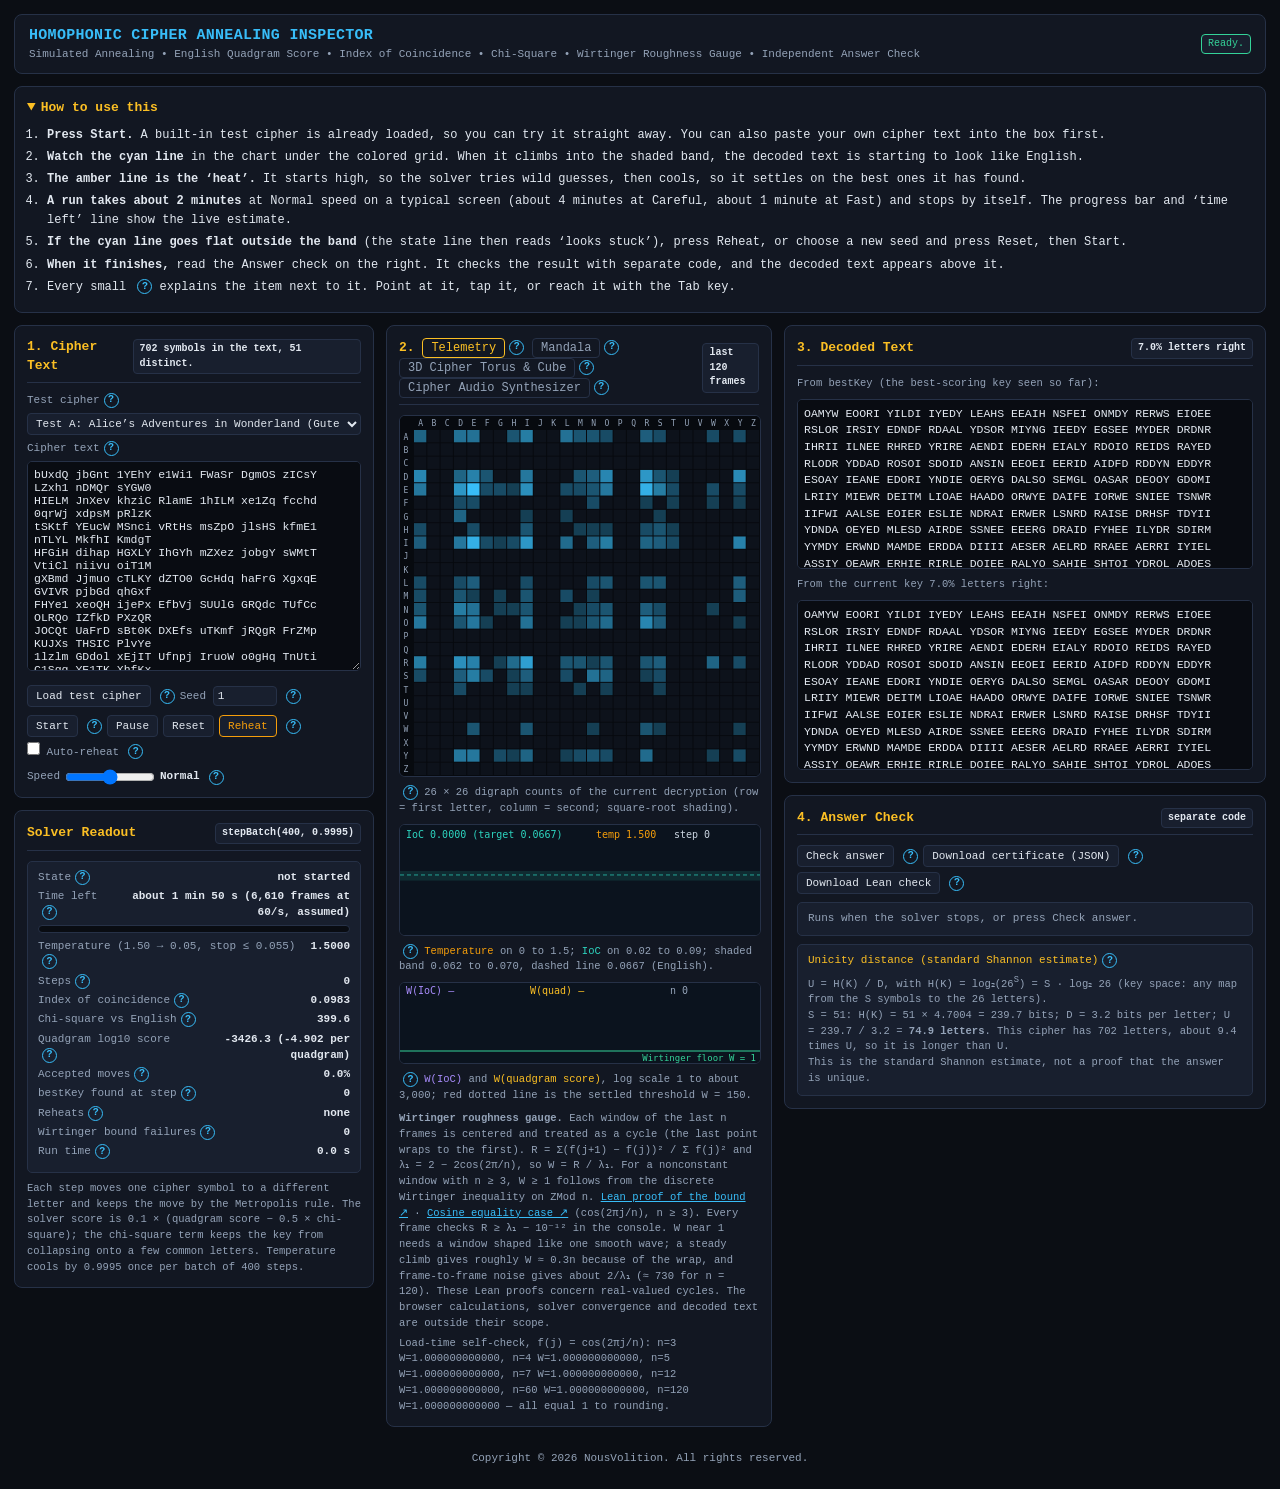
<file: cipher-inspector.html>
<!DOCTYPE html>
<!-- Homophonic Cipher Annealing Inspector — Copyright © 2026 NousVolition. All rights reserved. -->
<!-- Single file, no outside libraries. Quadgram table built from public-domain Project Gutenberg books (see the script). -->
<html lang="en">
<head>
<meta charset="UTF-8">
<meta name="viewport" content="width=device-width, initial-scale=1.0">
<title>Homophonic Cipher Annealing Inspector</title>
<style>
  :root {
    --bg: #0b0e14; --panel: #121722; --panel-alt: #181f2e; --border: #263147;
    --text: #e2e8f0; --muted: #94a3b8; --accent: #38bdf8; --gold: #fbbf24;
    --green: #34d399; --red: #f87171; --purple: #a78bfa;
  }
  * { box-sizing: border-box; margin: 0; padding: 0; }
  body { background: var(--bg); color: var(--text);
    font-family: ui-monospace, SFMono-Regular, Menlo, Monaco, Consolas, "Liberation Mono", monospace;
    font-size: 13px; line-height: 1.45; padding: 14px; }
  header { display: flex; flex-wrap: wrap; justify-content: space-between; align-items: center; gap: 10px;
    padding: 10px 14px; background: var(--panel); border: 1px solid var(--border); border-radius: 8px; margin-bottom: 12px; }
  header h1 { font-size: 15px; font-weight: 700; color: var(--accent); letter-spacing: 0.3px; }
  header .sub { color: var(--muted); font-size: 11px; }
  .grid { display: grid; grid-template-columns: 360px 386px 1fr; gap: 12px; align-items: start; }
  @media (max-width: 1180px) { .grid { grid-template-columns: 1fr; } #mid-card.wide { grid-column: auto; } }
  .card { background: var(--panel); border: 1px solid var(--border); border-radius: 8px; padding: 12px; margin-bottom: 12px; }
  .card h2 { font-size: 13px; color: var(--gold); border-bottom: 1px solid var(--border); padding-bottom: 6px; margin-bottom: 10px;
    display: flex; justify-content: space-between; align-items: center; }
  .badge { font-size: 10px; padding: 2px 6px; border-radius: 4px; background: var(--panel-alt); border: 1px solid var(--border); color: var(--text); }
  .badge.ok { border-color: var(--green); color: var(--green); }
  textarea { width: 100%; height: 210px; background: #090c12; color: var(--text); border: 1px solid var(--border); border-radius: 5px;
    padding: 6px; font-family: inherit; font-size: 11.5px; resize: vertical; }
  select, input[type=number] { background: var(--panel-alt); color: var(--text); border: 1px solid var(--border); border-radius: 4px;
    font-family: inherit; font-size: 11px; padding: 3px 4px; }
  select { width: 100%; margin-bottom: 6px; }
  .row { display: flex; flex-wrap: wrap; gap: 5px; align-items: center; margin-top: 8px; font-size: 11px; color: var(--muted); }
  .btn-sm { cursor: pointer; background: var(--panel-alt); border: 1px solid var(--border); color: var(--text); padding: 4px 8px;
    border-radius: 4px; font-family: inherit; font-size: 11px; }
  .btn-sm:hover { border-color: var(--accent); color: var(--accent); }
  .btn-sm.hot { border-color: #f59e0b; color: #f59e0b; }
  .inspector-box { margin-top: 8px; padding: 8px 10px; background: var(--panel-alt); border: 1px solid var(--border); border-radius: 5px; font-size: 11px; }
  .kv { display: flex; justify-content: space-between; gap: 8px; margin-bottom: 3px; }
  .kv > span:first-child { color: var(--muted); }
  .kv > span:last-child { color: var(--text); font-weight: 600; text-align: right; }
  .canvas-wrap { background: #070a0f; border: 1px solid var(--border); border-radius: 6px; overflow: hidden; width: 362px; margin-bottom: 8px; }
  canvas { display: block; }
  .cap { font-size: 10.5px; color: var(--muted); margin: 2px 0 8px; }
  pre.out { white-space: pre-wrap; word-break: break-all; background: #090c12; border: 1px solid var(--border); border-radius: 5px;
    padding: 6px; font-size: 11.5px; max-height: 170px; overflow-y: auto; }
  .muted { color: var(--muted); }
  .pass { color: var(--green) !important; } .fail { color: var(--red) !important; }
  .detail { font-size: 10.5px; color: var(--muted); margin: -2px 0 5px 8px; }
  .evidence { margin-top: 8px; font-size: 11px; line-height: 1.5; }
  #reheat-note { display: none; margin-top: 6px; padding: 5px 8px; border: 1px solid #f59e0b; color: #f59e0b; border-radius: 4px; font-size: 11px; }
  .note { font-size: 10.5px; color: var(--muted); line-height: 1.5; }
  .note a { color: var(--accent); }
  .tab { cursor: pointer; background: transparent; border: 1px solid var(--border); color: var(--muted); padding: 2px 8px; border-radius: 4px; font-family: inherit; font-size: 12px; }
  .tab.on { color: var(--gold); border-color: var(--gold); }
  input[type=range] { width: 150px; vertical-align: middle; }
  #mid-card.wide { grid-column: 2 / span 2; }
  #view-torus { gap: 10px; align-items: flex-start; }
  .t-side { width: 310px; flex: 0 0 310px; background: #0d1520; border: 1px solid var(--border); border-radius: 6px; padding: 10px; font-size: 11px; }
  .t-side input[type=range] { width: 100%; accent-color: #2dd4bf; }
  .t-title { color: #2dd4bf; font-weight: 700; margin-bottom: 8px; }
  .t-lab { color: var(--muted); margin-top: 8px; display: flex; justify-content: space-between; }
  .t-lab span { color: #2dd4bf; }
  .t-btn { border-color: #2dd4bf; color: #2dd4bf; }
  .t-hint { margin-top: 10px; color: var(--muted); font-size: 10.5px; line-height: 1.5; }
  #view-synth { gap: 10px; align-items: flex-start; }
  #synth-canvas { border: 1px solid var(--border); border-radius: 6px; flex: 1 1 auto; }
  .t-side select { width: 100%; }
  #torus { border: 1px solid var(--border); border-radius: 6px; flex: 1 1 auto; max-width: 100%; }
  .help { margin-bottom: 12px; }
  .help summary { cursor: pointer; color: var(--gold); font-weight: 700; font-size: 13px; }
  .help ol { margin: 8px 0 0 20px; font-size: 12px; line-height: 1.6; }
  .help li { margin-bottom: 3px; }
  .hint-demo, .hint { display: inline-flex; align-items: center; justify-content: center; width: 15px; height: 15px; border-radius: 50%;
    border: 1px solid var(--accent); color: var(--accent); font-size: 10px; font-weight: 700; margin-left: 4px; vertical-align: middle; }
  .hint { position: relative; cursor: help; }
  .hint::before { content: '?'; }
  .hint:focus { outline: 2px solid var(--gold); outline-offset: 1px; }
  .hint .tip { display: none; position: absolute; z-index: 50; left: 50%; top: 19px; transform: translateX(-50%); width: 260px;
    background: #0d1520; color: var(--text); border: 1px solid var(--accent); border-radius: 6px; padding: 7px 9px;
    font-size: 11px; font-weight: 400; line-height: 1.45; text-align: left; white-space: normal; box-shadow: 0 6px 18px rgba(0,0,0,0.5); }
  .hint:hover .tip, .hint:focus .tip, .hint.open .tip { display: block; }
  .lab-row { display: flex; align-items: center; font-size: 11px; margin-bottom: 4px; }
  .prog { height: 8px; background: #090c12; border: 1px solid var(--border); border-radius: 4px; overflow: hidden; margin: 3px 0 6px; }
  #prog-fill { height: 100%; width: 0%; background: linear-gradient(90deg, #2dd4bf, #f59e0b); transition: width 0.2s; }
  .intro { flex-basis: 100%; font-size: 11.5px; line-height: 1.5; color: var(--text); background: var(--panel-alt); border: 1px solid var(--border);
    border-left: 3px solid #2dd4bf; border-radius: 5px; padding: 7px 10px; margin-bottom: 10px; }
  #view-torus, #view-synth { flex-wrap: wrap; }
  footer { margin-top: 4px; padding: 8px 14px; color: var(--muted); font-size: 11px; text-align: center; }
</style>
</head>
<body>
<header>
  <div>
    <h1>HOMOPHONIC CIPHER ANNEALING INSPECTOR</h1>
    <div class="sub">Simulated Annealing • English Quadgram Score • Index of Coincidence • Chi-Square • Wirtinger Roughness Gauge • Independent Answer Check</div>
  </div>
  <span class="badge ok" id="status">Loading.</span>
</header>

<details class="card help" id="help-panel">
  <summary>How to use this</summary>
  <ol>
    <li><b>Press Start.</b> A built-in test cipher is already loaded, so you can try it straight away. You can also paste your own cipher text into the box first.</li>
    <li><b>Watch the cyan line</b> in the chart under the colored grid. When it climbs into the shaded band, the decoded text is starting to look like English.</li>
    <li><b>The amber line is the &lsquo;heat&rsquo;.</b> It starts high, so the solver tries wild guesses, then cools, so it settles on the best ones it has found.</li>
    <li><b>A run takes about 2 minutes</b> at Normal speed on a typical screen (about 4 minutes at Careful, about 1 minute at Fast) and stops by itself. The progress bar and &lsquo;time left&rsquo; line show the live estimate.</li>
    <li><b>If the cyan line goes flat outside the band</b> (the state line then reads &lsquo;looks stuck&rsquo;), press Reheat, or choose a new seed and press Reset, then Start.</li>
    <li><b>When it finishes,</b> read the Answer check on the right. It checks the result with separate code, and the decoded text appears above it.</li>
    <li>Every small <span class="hint-demo">?</span> explains the item next to it. Point at it, tap it, or reach it with the Tab key.</li>
  </ol>
</details>

<div class="grid">
  <!-- PANEL 1: CIPHER AND CONTROLS -->
  <div>
    <div class="card">
      <h2><span>1. Cipher Text</span><span class="badge" id="cipher-stats">—</span></h2>
      <div class="lab-row"><span class="muted">Test cipher</span><span class="hint" data-hint="Ready-made ciphers for trying the page. The two tests were made from known English passages, so the page can show how many letters came out right."></span></div>
      <select id="test-pick"></select>
      <div class="lab-row"><span class="muted">Cipher text</span><span class="hint" data-hint="Each character that is not a space or line break counts as one cipher symbol. In a homophonic cipher, one letter can be written with several different symbols."></span></div>
      <textarea id="cipher-in" spellcheck="false" placeholder="Paste cipher text. Each character that is not a space or line break is one symbol."></textarea>
      <div class="row">
        <button class="btn-sm" id="btn-load">Load test cipher</button><span class="hint" data-hint="Puts the chosen test cipher into the box above."></span>
        <label>Seed <input type="number" id="seed" value="1" min="1" style="width:64px"></label><span class="hint" data-hint="The starting number for the random choices. The same seed repeats the same run; a different seed gives a fresh try. Press Reset after changing it."></span>
      </div>
      <div class="row">
        <button class="btn-sm" id="btn-start">Start</button><span class="hint" data-hint="Start begins or continues the run, Pause holds it, and Reset starts over from a new random key."></span>
        <button class="btn-sm" id="btn-pause">Pause</button>
        <button class="btn-sm" id="btn-reset">Reset</button>
        <button class="btn-sm hot" id="btn-reheat">Reheat</button><span class="hint" data-hint="Raises the heat back to 0.65 so the solver can shake loose from a near miss. The best key found so far is kept."></span>
        <label><input type="checkbox" id="auto-reheat"> Auto-reheat</label><span class="hint" data-hint="Reheats by itself, up to 3 times, whenever the state line reads &lsquo;looks stuck&rsquo;."></span>
      </div>
      <div class="row">
        <span>Speed</span>
        <input type="range" id="speed" min="0" max="2" step="1" value="1" style="width:90px" aria-label="Speed: Careful, Normal or Fast">
        <b id="speed-v" style="color:var(--text)">Normal</b><span class="hint" data-hint="How fast the heat drops after each batch of 400 steps (Careful 0.99975, Normal 0.9995, Fast 0.999). Fast takes about half the time of Normal and Careful about twice as long. Fast saves time. In testing, all three speeds solved about equally often, but a slower run may help on short or hard ciphers."></span>
      </div>
      <div id="reheat-note">Reheat suggested: the IoC curve has settled (W(IoC) below the line, or flat) while IoC is outside 0.060 to 0.075.</div>
    </div>
    <div class="card">
      <h2><span>Solver Readout</span><span class="badge">stepBatch(400, 0.9995)</span></h2>
      <div class="inspector-box" style="margin-top:0">
        <div class="kv"><span>State<span class="hint" data-hint="exploring: the curves still jump around a lot (W at 450 or more). settling: the curves are calming down. locked in: the IoC line is calm, inside 0.060 to 0.080, and the score has stopped rising. looks stuck: the IoC line is calm but outside that range, so Reheat or a new seed may help."></span></span><span id="kv-state">—</span></div>
        <div class="kv"><span>Time left<span class="hint" data-hint="Worked out from the current heat and the cooling speed: frames left = ln(heat &divide; 0.055) &divide; ln(1 &divide; rate), where ln is the natural logarithm, then divided by the measured screen refreshes per second. A reheat adds time back."></span></span><span id="kv-left">—</span></div>
        <div class="prog" role="progressbar" aria-label="Run progress" aria-valuemin="0" aria-valuemax="100" aria-valuenow="0" id="prog"><div id="prog-fill"></div></div>
        <div class="kv"><span>Temperature (1.50 → 0.05, stop ≤ 0.055)<span class="hint" data-hint="The &lsquo;heat&rsquo; of the search. While it is high the solver accepts many worse guesses so it can roam widely; as it cools it keeps mostly better guesses and settles. The run stops by itself at 0.055."></span></span><span id="kv-temp">—</span></div>
        <div class="kv"><span>Steps<span class="hint" data-hint="Each step tries giving one cipher symbol a different letter. The page runs 400 steps for every screen refresh."></span></span><span id="kv-step">0</span></div>
        <div class="kv"><span>Index of coincidence<span class="hint" data-hint="IoC: how often two letters picked at random from the text match. English text scores about 0.067; letters chosen fully at random score about 1/26 &asymp; 0.038."></span></span><span id="kv-ioc">—</span></div>
        <div class="kv"><span>Chi-square vs English<span class="hint" data-hint="Chi-square: one number for how far the letter counts are from usual English counts; bigger means a bigger gap. English passages of this length average about 36, and 95% score below about 57."></span></span><span id="kv-chi">—</span></div>
        <div class="kv"><span>Quadgram log10 score<span class="hint" data-hint="A quadgram is a run of four letters, such as TION. The score adds up how common each run is in English, using logarithms (powers of ten), so it is negative; closer to zero is more English-like. Per quadgram, English scores about &minus;4.13 and jumbled letters about &minus;4.90."></span></span><span id="kv-quad">—</span></div>
        <div class="kv"><span>Accepted moves<span class="hint" data-hint="The share of tried steps the solver kept."></span></span><span id="kv-acc">—</span></div>
        <div class="kv"><span>bestKey found at step<span class="hint" data-hint="The key is the table that gives each cipher symbol a letter. The best key is the highest-scoring one so far; it is never lost, even after a reheat."></span></span><span id="kv-beststep">—</span></div>
        <div class="kv"><span>Reheats<span class="hint" data-hint="When each reheat happened, and whether you pressed it or Auto-reheat did."></span></span><span id="kv-reheats">none</span></div>
        <div class="kv"><span>Wirtinger bound failures<span class="hint" data-hint="Counts any frame where the measured roughness (W, see the gauge) went below its proven lower limit of 1. It should always stay at 0; anything else would mean a mistake in the code."></span></span><span id="kv-viol">0</span></div>
        <div class="kv"><span>Run time<span class="hint" data-hint="Time spent running so far, not counting pauses."></span></span><span id="kv-time">0.0 s</span></div>
      </div>
      <div class="note" style="margin-top:8px">
        Each step moves one cipher symbol to a different letter and keeps the move by the Metropolis rule.
        The solver score is 0.1 × (quadgram score − 0.5 × chi-square); the chi-square term keeps the key from
        collapsing onto a few common letters. Temperature cools by 0.9995 once per batch of 400 steps.
      </div>
    </div>
  </div>

  <!-- PANEL 2: HEATMAP, TELEMETRY, GAUGE -->
  <div class="card" id="mid-card">
    <h2><span>2. <button class="tab on" id="tab-tele">Telemetry</button><span class="hint" data-hint="Live charts of the solver: letter pairs, heat and IoC over time, and the roughness gauge."></span> <button class="tab" id="tab-mandala">Mandala</button><span class="hint" data-hint="Draws the cipher&rsquo;s reading order as lines between symbols placed on two rings."></span> <button class="tab" id="tab-torus">3D Cipher Torus &amp; Cube</button><span class="hint" data-hint="Shows the Z340 grid wrapped on a ring-doughnut shape (a torus), with a reading path drawn as a moving beam."></span> <button class="tab" id="tab-synth">Cipher Audio Synthesizer</button><span class="hint" data-hint="Plays the Z340 reading order as notes, one symbol per note, as a listening aid."></span></span><span class="badge">last 120 frames</span></h2>
    <div id="view-tele">
    <div class="canvas-wrap"><canvas id="heatmap" width="360" height="360"></canvas></div>
    <div class="cap"><span class="hint" data-hint="A digraph is a pair of letters in a row. Each square counts how often one letter is followed by another in the current decoded text; English shows a few bright squares, such as TH and HE."></span> 26 × 26 digraph counts of the current decryption (row = first letter, column = second; square-root shading).</div>
    <div class="canvas-wrap"><canvas id="spark" width="360" height="110"></canvas></div>
    <div class="cap"><span class="hint" data-hint="The last 120 screen refreshes. Amber is the heat; cyan is the IoC. The shaded band is where English text usually sits, and the dashed line is the English average of 0.0667."></span> <span style="color:#f59e0b">Temperature</span> on 0 to 1.5; <span style="color:#2dd4bf">IoC</span> on 0.02 to 0.09; shaded band 0.062 to 0.070, dashed line 0.0667 (English).</div>
    <div class="canvas-wrap"><canvas id="gauge" width="360" height="80"></canvas></div>
    <div class="cap"><span class="hint" data-hint="Wirtinger W: a roughness number for the last stretch of each curve. A proven result says it can never go below 1 (one smooth wave); random jitter gives about 730 over 120 frames. Below 150 here means the curve has calmed down."></span> <span style="color:#a78bfa">W(IoC)</span> and <span style="color:#fbbf24">W(quadgram score)</span>, log scale 1 to about 3,000; red dotted line is the settled threshold W = 150.</div>
    <div class="note">
      <b>Wirtinger roughness gauge.</b> Each window of the last n frames is centered and treated as a cycle (the last point wraps to the first).
      R = Σ(f(j+1) − f(j))² / Σ f(j)² and λ₁ = 2 − 2cos(2π/n), so W = R / λ₁. For a nonconstant window with n ≥ 3, W ≥ 1 follows from the discrete Wirtinger inequality on ZMod n.
      <a id="cipherLeanProof" href="https://github.com/NousVolition/discrete-gap-inequalities-lean/blob/fbcad67fcec4fb48bbcb924e520d55aefc7d04c0/Wirtinger.lean#L168" target="_blank" rel="noopener" aria-label="Lean proof of the Wirtinger bound (opens in a new tab)">Lean proof of the bound ↗</a> ·
      <a id="cipherLeanEquality" href="https://github.com/NousVolition/discrete-gap-inequalities-lean/blob/fbcad67fcec4fb48bbcb924e520d55aefc7d04c0/Wirtinger.lean#L228" target="_blank" rel="noopener" aria-label="Lean proof of the cosine equality case (opens in a new tab)">Cosine equality case ↗</a> (cos(2πj/n), n ≥ 3).
      Every frame checks R ≥ λ₁ − 10⁻¹² in the console. W near 1 needs a window shaped like one smooth wave; a steady climb gives roughly W ≈ 0.3n because of the wrap,
      and frame-to-frame noise gives about 2/λ₁ (≈ 730 for n = 120). These Lean proofs concern real-valued cycles. The browser calculations, solver convergence and decoded text are outside their scope.
      <div id="selftest" style="margin-top:4px"></div>
    </div>
    </div>
    <div id="view-mandala" style="display:none">
      <div class="intro"><b>What you are looking at:</b> the cipher&rsquo;s symbols placed on two rings, with one line for each pair of neighbors in the chosen reading order. <b>What it is not:</b> a decoding or a test of meaning. The pattern is a picture of the reading order only.</div>
      <div class="canvas-wrap"><canvas id="mandala" width="360" height="360"></canvas></div>
      <div class="cap" id="m-info"></div>
      <div class="inspector-box" style="margin-top:0">
        <div class="kv"><span>Grid rows × columns</span><span><input type="number" id="m-rows" min="1" value="27" style="width:52px"> × <input type="number" id="m-cols" min="1" value="26" style="width:52px"></span></div>
        <div class="kv"><span>Stride dx <b id="m-dx-v"></b></span><span><input type="range" id="m-dx" min="-12" max="12" value="1"></span></div>
        <div class="kv"><span>Stride dy <b id="m-dy-v"></b></span><span><input type="range" id="m-dy" min="-12" max="12" value="0"></span></div>
        <div class="kv"><span>Folds <b id="m-folds-v"></b></span><span><input type="range" id="m-folds" min="1" max="40" value="17"></span></div>
        <div class="kv"><span>Twist (degrees) <b id="m-twist-v"></b></span><span><input type="range" id="m-twist" min="0" max="360" value="0"></span></div>
        <div class="kv"><span>Chord opacity <b id="m-op-v"></b></span><span><input type="range" id="m-op" min="0.01" max="0.6" step="0.01" value="0.12"></span></div>
        <div class="row" style="margin-top:4px">
          <label><input type="checkbox" id="m-suk" checked> Sukhotin split</label>
          <label><input type="checkbox" id="m-spin"> Slow spin</label>
          <button class="btn-sm" id="m-preset">dx = 2, dy = 1</button>
        </div>
      </div>
      <div class="note" style="margin-top:8px">
        <b>How the view is made.</b> The cipher fills a rows × columns grid row by row, and the grid is read by the stride:
        each step moves dx columns right and dy rows down, wrapping at the edges. When the stride comes back to a cell it has
        already read (this happens when the stride and the grid size share a factor), the reading jumps to the first unread
        cell in row order, so every cell is read exactly once. Each pair of neighbors in that reading is drawn as a curved
        chord: <span style="color:#fbbf24">gold</span> when it crosses between the rings, <span style="color:#2dd4bf">cyan</span> when it stays on one ring.
        Sukhotin's vowel algorithm splits the symbols into an inner ring (likely vowels) and an outer ring (likely consonants);
        it counts neighbors only along the unrolled reading order. The split is an estimate, not an identification, and on a
        homophonic cipher it is weaker, because each letter is spread over several symbols. The reference rings and curved
        chords are a display only. Folds = 17 matches the 17 columns of the Z340 grid; folds = 30 equals the Coxeter number
        of E₈, but here that is only a display choice with no link between the cipher and E₈. The stride dx = 2, dy = 1 is
        similar to the stride used in the 2020 Z340 solve by Oranchak, Blake and Van Eycke, which read two of the cipher's
        three sections along a diagonal; it is not the same transposition. The Z340 grid in the test list is the Webtoy
        transcription from the Zodiac Killer Ciphers Wiki (cross-checked against zkdecrypto); with a 20 × 17 grid, folds = 17
        matches its width.
      </div>
    </div>
    <div id="view-torus" style="display:none">
      <div class="intro"><b>What you are looking at:</b> the 340 symbols of the Z340 cipher wrapped onto a ring-doughnut shape, so the grid&rsquo;s edges join up, with a beam tracing one reading order. <b>What it is not:</b> a solution or a proof of anything. The cube blend is a visual effect only.</div>
      <aside class="t-side">
        <div class="t-title">3D CIPHER TORUS &amp; CUBE</div>
        <div class="t-lab">Topology Morph <span id="t-morph-v"></span></div>
        <input type="range" id="t-morph" min="0" max="1" step="0.01" value="0">
        <div class="row" style="margin-top:4px"><button class="btn-sm t-btn" id="t-torus">Torus</button><button class="btn-sm t-btn" id="t-cube">Cube</button><span>visual blend only</span></div>
        <div class="t-lab">Δx <span id="t-dx-v"></span></div><input type="range" id="t-dx" min="0" max="16" value="2">
        <div class="t-lab">Δy <span id="t-dy-v"></span></div><input type="range" id="t-dy" min="0" max="19" value="1">
        <div class="t-lab">Laser Beam Length <span id="t-beam-v"></span></div><input type="range" id="t-beam" min="10" max="340" value="140">
        <div class="t-lab">Laser Speed <span id="t-speed-v"></span></div><input type="range" id="t-speed" min="0" max="5" step="0.1" value="1.5">
        <label class="t-lab" style="display:block"><input type="checkbox" id="t-spin" checked> Slow auto spin</label>
        <div class="t-hint">
          Drag to orbit, scroll to zoom. The 20 × 17 Z340 grid (Webtoy transcription, Zodiac Killer Ciphers Wiki) sits on a torus,
          R = 135, tube radius 58: the column gives the angle around the hole and the row the angle around the tube.
          A torus is the right shape for a grid that wraps on both edges. The cube is a visual blend only: a torus surface
          cannot be turned into a cube surface without tearing, because one has a hole and the other does not.
          The laser follows the stride order with the same skip-ahead reading as the mandala view, so every cell is read once.
          Δx = 2, Δy = 1 is a knight's-move step that wraps around the torus as a helix. It is similar to, but not the same as,
          the diagonal reading used in the 2020 solve (Oranchak, Blake, Van Eycke), which covered two of the three sections.
        </div>
      </aside>
      <canvas id="torus" width="560" height="470" style="cursor:grab"></canvas>
    </div>
    <div id="view-synth" style="display:none">
      <div class="intro"><b>What you are looking at and hearing:</b> the Z340 cipher read in the chosen order, one note per symbol, with the spectrum of the sound drawn around the shape. <b>What it is not:</b> evidence about what the cipher says. It is a listening aid for the reading order.</div>
      <aside class="t-side">
        <div class="t-title">CIPHER AUDIO SYNTHESIZER</div>
        <div class="row" style="margin-top:0"><button class="btn-sm t-btn" id="s-play">Play</button><button class="btn-sm t-btn" id="s-pause">Pause</button><button class="btn-sm t-btn" id="s-restart">Restart</button></div>
        <div class="t-lab">Tempo <span id="s-tempo-v"></span></div><input type="range" id="s-tempo" min="1" max="18" step="0.5" value="7.5">
        <div class="t-lab">Scale</div>
        <select id="s-scale"><option>D minor pentatonic</option><option>F Lydian</option><option>Hirajoshi on D</option><option>Whole tone</option></select>
        <div class="t-lab">Echo: delay wet level (0.34 s, feedback 0.42) <span id="s-wet-v"></span></div><input type="range" id="s-wet" min="0" max="0.85" step="0.01" value="0.3">
        <div class="t-lab">Δx <span id="s-dx-v"></span></div><input type="range" id="s-dx" min="0" max="16" value="2">
        <div class="t-lab">Δy <span id="s-dy-v"></span></div><input type="range" id="s-dy" min="0" max="19" value="1">
        <label class="t-lab" style="display:block"><input type="checkbox" id="s-spin" checked> Slow spin</label>
        <div class="inspector-box" id="s-readout"></div>
        <div class="t-hint">
          The Z340 grid (the same Webtoy transcription as the torus tab) is read in stride order, one symbol per step.
          Each symbol number picks a note of the scale between MIDI 48 and 76; symbols Sukhotin's split marks as likely
          vowels play an octave lower on a triangle wave (peak 0.16, release 0.55 s), the others as a sine pluck (peak 0.11,
          release 0.28 s). Pan follows the column: sin(2πc/17) × 0.7. The halo is the live spectrum (FFT size 128) and the
          torus swells with the bass level; the trail shows the last 95 steps. Sound starts only when Play is pressed, and
          Pause stops new notes while echoes fade. <b>The sound is a listening aid for the reading order, not evidence</b>
          about what the cipher says.
        </div>
      </aside>
      <canvas id="synth-canvas" width="560" height="470"></canvas>
    </div>
  </div>

  <!-- PANEL 3: OUTPUT AND ANSWER CHECK -->
  <div>
    <div class="card">
      <h2><span>3. Decoded Text</span><span class="badge" id="acc-best">—</span></h2>
      <div class="cap">From bestKey (the best-scoring key seen so far):</div>
      <pre class="out" id="dec-best"></pre>
      <div class="cap" style="margin-top:8px">From the current key <span id="acc-cur"></span>:</div>
      <pre class="out" id="dec-cur"></pre>
    </div>
    <div class="card">
      <h2><span>4. Answer Check</span><span class="badge">separate code</span></h2>
      <div class="row" style="margin-top:0;margin-bottom:8px">
        <button class="btn-sm" id="btn-check">Check answer</button><span class="hint" data-hint="Checks the best key with separate code instead of trusting the solver. It also runs by itself when a run ends."></span>
        <button class="btn-sm" id="btn-cert">Download certificate (JSON)</button><span class="hint" data-hint="Saves the cipher, the key and the decoded text in one file (JSON is a common plain-text data format), so anyone can check them again."></span>
        <button class="btn-sm" id="btn-lean">Download Lean check</button><span class="hint" data-hint="Saves a small file for Lean, a program that checks proofs. Lean confirms that the key turns the cipher into exactly this text."></span>
      </div>
      <div class="inspector-box" id="cert-out"></div>
      <div class="inspector-box">
        <div style="color:var(--gold);margin-bottom:4px">Unicity distance (standard Shannon estimate)<span class="hint" data-hint="Roughly how many letters a cipher needs before only one sensible answer is likely, from Claude Shannon&rsquo;s formula. A cipher longer than this is a good sign, but the estimate is not a proof."></span></div>
        <div id="unicity" class="note"></div>
      </div>
    </div>
  </div>
</div>

<footer>Copyright © 2026 NousVolition. All rights reserved.</footer>

<script>
/*
 * Homophonic Cipher Annealing Inspector
 * Copyright © 2026 NousVolition. All rights reserved.
 *
 * Quadgram table: counted from the first 90% of five public-domain Project Gutenberg
 * books (Pride and Prejudice #1342, Frankenstein #84, The Adventures of Sherlock Holmes #1661,
 * A Tale of Two Cities #98, Moby Dick #2701), letters A to Z only, 2,581,005 quadgrams in all.
 * The top 6,000 quadgrams are kept (69.8% of all quadgram occurrences), with
 * log10(count / total) rounded to steps of 0.02. The rarest kept quadgram has log10 p = -4.44;
 * every other quadgram gets the floor value below.
 */
const QUAD_FLOOR = -5.0;
const QUAD_PACKED = "-2.48:THATTHER|-2.58:NTHE|-2.64:WITH|-2.66:OFTH|-2.68:THES|-2.70:DTHEFTHEHERE|-2.72:OTHE|-2.76:TIONETHETTHE|-2.82:OULDINTHTHEM|-2.86:STHETHISIGHT|-2.88:EVEREANDANDTSAND|-2.90:HAVEINGTNDTH|-2.94:TOTHTHIN|-2.96:RTHEEDTHTHEC|-2.98:THEWHICHWHICFROMOUGH|-3.00:NGTHONTHWERE|-3.02:ATTHANDS|-3.04:VERYEDTOTHEITHEPHING|-3.06:THOUINGATANDEFORTHENTHEYATHEATIO|-3.08:DANDSOMEERTH|-3.10:HTHETHELEWAS|-3.12:TINGWHENWHATANDAANDIHATI|-3.14:UGHTTHEFMENTINGSTHEBYOUR|-3.16:BEENTHEDANCEGTHESAIDSELFTHANNESSETHAOUND|-3.18:RINGWHALABLERANDYTHEFORTTWASNINGTHEHTHETOVERORTH|-3.20:EDINANDWHEHAFOREWOULHALEINTOSTANASTH|-3.22:HANDREATKINGHATTWILLHEIR|-3.24:EREDNANDANDHLINGTIMEINGIEOFTENCEDNOTHEWAEHADHECOENTHINGH|-3.26:HESEDINGINGOTOBETHEAITHAUPONTTERYANDRETHDTHA|-3.28:EDANNDERHOUGDWITCOULTHTHMOREERINSTHAMTHEHERSKNOW|-3.30:LLTHHATHLIKESOFTEYOUIONSSIDE|-3.32:THEOTHEGHEMAHEARLONGERANNOTHENTI|-3.34:TAINNDINEREATTLEITWANHISOFHIWASAINTEITHTNGTOERESLOOKTHEE|-3.36:NTERALLTPRESOMTHUTTHHEADGAINEVENNGINLTHE|-3.38:LANDMOSTALLYSTERSWERITISLESSROMTCOMPHEST|-3.40:SHOUSUCHBEFOETHINEVEHERAINGLOMETIOUSFHISEINTTUREAGAIESOF|-3.42:METHHATSWASTHESASNOTPARTEDHISINGDINTLITTATTETTHASTRAESTHSIONVINGOURSANDMTURNBYTHRESS|-3.44:ESTOONOFEDWIDHERIONOEDBYRESTITTLHOULWELLMEANTOFTEWITIONANTHAATEDONLYHISSEWHAESSIISHEOTHIHEWH|-3.46:TERSINSTTYOUFORMBETHEARTHOSEOUNTNTOTDOWNEMANESANWHERGREADHISFTERDFORCTIOHEMOAFTEWARD|-3.48:CONSANGECOMEANDEEREIHISHBUTTEINGUNDEREADTILLINGWEBUTINESENTLABOUSFORRESEMAND|-3.50:HATWHEROTOHIEAREHADBMUCHROUGHEWOHERTHERIEMENRTHANGANISTELIGHEATHMUSTESTILLOWGHTHANDCINHISTINASTOINEDSEEMIHAVBEIN|-3.52:ERETBUTIANDFECONNGHIETTEHECASSEDTEDTAINTEREWADBEBOUTENTOHIMSGOODLLINLEASEDHEISHAENDEHALLRIEDMIGHSHEDSINTITHO|-3.54:ECOUTHROERSAERHAANDBSENTANDLATURSHIPOUSEVERTHISCMSELANDDTAKEESTRHELAENTAPASSTINTLASTSUREWASSISTHENTSTFORNIGHITHHECTIANDOHINK|-3.56:NGERGANDEWHIERENNTINREDTHETHCEOFHEPRULDNSTRETERTIRSTERSTROUNHISFNDHEHESHEDITAINSHENIENINASNOONCEDYOUCOUNRATIERTOOUTHAPPEORETEDONHOUSESSE|-3.58:ARRITENTTEREEARSDBEENDWHESTAELIZTHREEROFLIZAECOMTALLUCHASISTRNINABETHEFIANDPESSAMISSESENCAMESHEWARDSONSICONTIBLEATISSBUTTWITDHIMVERSASHE|-3.60:YINGCHANULDBSPECWASNZABESTILYOUAIZABIONTERALLLEDERSOREASPECTITHICALLINGBENTEHISWRIGHINGMESHEEHERHISPEALLHATAATINETIMHISTHENTFIRSINGFOYOUALLECHARPONTFORA|-3.62:ITHELDNOSWHINTEDONANIMSENDSORIENNEDTSPEREMORTERIYOUWNOTTURNERNEDLDBEERSEAVEBOUTOREMAMADESHERISCOHERWEHEASEVEPERSNYOUONEOFATHLACEEENTCHAPHEDETHEV|-3.64:EASTTHOSLEANATERALESGHTESERVSWITEQUEEBEEHERHHIMANTHINDEDESSOSYOUNHERLETHYOUNHEWIPLACNTLYSHALIENDNEOFMETOCOMMNFORTERAATHITRANARGEHOUTNGOFEYESNDANNCEOVEBEURSEREALHEMISTTHHISMINDITSHE|-3.66:ROOMVETHESPEASSEFACETTHITELLTONEOINTERSIUSINCTEDHELIHISBVENTINDEINGENTOFARTHSHEAOMENDFROENOTFYOUATITMANYEWORDONTDELIFOUNOUTTWHILHERFESAIOMANEWHOIWASCEANULDHREANTANCALLOESHORSELATHAENED|-3.68:HEDIWINGSHEHAWAYEWHEASONANINERTATOMEHROUERATDHAVASINREWAHILEBACKDSHEERHEHISAHIMTRANGEPARARTOHEDOALITYTHANDTOSHESAUGHEEMEGHTOAREDANDRAPTEHAPPFRIEHEHOHEGRNCEASETHNALLAKINEDATALONYTHIPTER|-3.70:REVEHAPTNINTEHIMEGRECHININGUEMEDCETHREHELIFEASTENGLETHHITHAVNCESDONEHEDAYOUTMAKETANTARTIINANISINOTHALDHANWITOUSAEACHICHIOFHEOUNGOWTHEPREANTHTTENBLETGIVEIMESETURPOSEEATEJUSTHOWESTARNWHINOTA|-3.72:[base64]|-3.74:[base64]|-3.76:SAMEEWERRABLPPEASTEDHREESTOOREDIOFITKETHHADNAVENFFERREINICANNGHEGETHRATEHELETBUTNDHIHENEOKEDELIEAINEWENTDBYTNOFTLETONNERATCHRANCECHAHERMBREAICHHHISLEARDESEASTHINERANTENFEELMYSEFALLGHTAEPRO|-3.78:[base64]|-3.80:[base64]|-3.82:[base64]|-3.84:[base64]|-3.86:[base64]|-3.88:[base64]|-3.90:[base64]|-3.92:[base64]|-3.94:[base64]|-3.96:[base64]|-3.98:[base64]|-4.00:[base64]|-4.02:[base64]|-4.04:[base64]|-4.06:[base64]|-4.08:[base64]|-4.10:[base64]|-4.12:[base64]|-4.14:[base64]|-4.16:[base64]|-4.18:[base64]|-4.20:[base64]|-4.22:[base64]|-4.24:[base64]|-4.26:[base64]|-4.28:[base64]|-4.30:[base64]|-4.32:[base64]|-4.34:[base64]|-4.36:[base64]|-4.38:[base64]|-4.40:[base64]|-4.42:[base64]|-4.44:[base64]";

/* ---------- Core: shared by the page and the headless Node tests ---------- */

// Standard English letter frequencies (percent, A to Z), the usual published
// table for large bodies of English text.
const ENGLISH_FREQ = [
  8.167, 1.492, 2.782, 4.253, 12.702, 2.228, 2.015, 6.094, 6.966, 0.153, 0.772, 4.025, 2.406,
  6.749, 7.507, 1.929, 0.095, 5.987, 6.327, 9.056, 2.758, 0.978, 2.360, 0.150, 1.974, 0.074
];
const ENGLISH_IOC = 0.0667;
// Cooling rate per batch of 400 steps for each speed setting.
const SPEEDS = { Careful: 0.99975, Normal: 0.9995, Fast: 0.999 };
const ALPHA = 'ABCDEFGHIJKLMNOPQRSTUVWXYZ';

// Small seeded random number source (mulberry32), so runs can be repeated.
function mulberry32(seed) {
  let a = seed >>> 0;
  return function () {
    a = (a + 0x6D2B79F5) >>> 0;
    let t = a;
    t = Math.imul(t ^ (t >>> 15), t | 1);
    t ^= t + Math.imul(t ^ (t >>> 7), t | 61);
    return ((t ^ (t >>> 14)) >>> 0) / 4294967296;
  };
}

// English quadgram model. The packed table is "logp:QUADQUAD...|logp:...",
// where logp is log10(count / total). Anything not in the table gets the floor.
class QuadgramModel {
  constructor(packed, floor) {
    this.floor = floor;
    this.table = new Float32Array(26 * 26 * 26 * 26).fill(floor);
    this.size = 0;
    for (const group of packed.split('|')) {
      const cut = group.indexOf(':');
      const logp = parseFloat(group.slice(0, cut));
      const quads = group.slice(cut + 1);
      for (let i = 0; i + 4 <= quads.length; i += 4) {
        const c = quads.charCodeAt(i) - 65, d = quads.charCodeAt(i + 1) - 65,
              e = quads.charCodeAt(i + 2) - 65, f = quads.charCodeAt(i + 3) - 65;
        this.table[((c * 26 + d) * 26 + e) * 26 + f] = logp;
        this.size++;
      }
    }
  }
  // Sum of log10 probabilities over every quadgram in a letter array (0 to 25).
  score(letters, n) {
    const t = this.table;
    let s = 0;
    let idx = (letters[0] * 26 + letters[1]) * 26 + letters[2];
    for (let i = 3; i < n; i++) {
      idx = (idx % 17576) * 26 + letters[i];
      s += t[idx];
    }
    return s;
  }
}

// Real measurements of a decryption: index of coincidence, chi-square against
// English letter frequencies, and the English quadgram log-probability score.
class CryptanalysisTelemetry {
  constructor(model) { this.model = model; this.counts = new Float64Array(26); }
  evaluate(letters, n) {
    const counts = this.counts;
    counts.fill(0);
    for (let i = 0; i < n; i++) counts[letters[i]]++;
    let coinc = 0, chi2 = 0;
    for (let k = 0; k < 26; k++) {
      coinc += counts[k] * (counts[k] - 1);
      const expected = n * ENGLISH_FREQ[k] / 100;
      chi2 += (counts[k] - expected) * (counts[k] - expected) / expected;
    }
    const ioc = n > 1 ? coinc / (n * (n - 1)) : 0;
    const quadScore = n >= 4 ? this.model.score(letters, n) : 0;
    return { ioc, chi2, quadScore, quadPerGram: n >= 4 ? quadScore / (n - 3) : 0 };
  }
}

// Ring buffer of the last `capacity` telemetry frames.
class TelemetryRecorder {
  constructor(capacity = 120, stepsPerFrame = 400) {
    this.capacity = capacity;
    this.stepsPerFrame = stepsPerFrame;
    this.reset();
  }
  reset() {
    this.buf = new Array(this.capacity);
    this.head = 0;   // next write slot
    this.count = 0;
    this.step = 0;
  }
  record(temp, ioc, quadScore, chi2) {
    this.step += this.stepsPerFrame;
    this.buf[this.head] = { step: this.step, temp, ioc, quadScore, chi2 };
    this.head = (this.head + 1) % this.capacity;
    if (this.count < this.capacity) this.count++;
  }
  // Frames from oldest to newest.
  frames() {
    const out = [];
    const start = (this.head - this.count + this.capacity) % this.capacity;
    for (let i = 0; i < this.count; i++) out.push(this.buf[(start + i) % this.capacity]);
    return out;
  }
  latest() { return this.count ? this.buf[(this.head - 1 + this.capacity) % this.capacity] : null; }
}

// Read cipher text: every character that is not white space is one symbol.
function parseCipher(text) {
  const symbols = [];
  const index = new Map();
  const seq = [];
  for (const ch of text) {
    if (/\s/.test(ch)) continue;
    if (!index.has(ch)) { index.set(ch, symbols.length); symbols.push(ch); }
    seq.push(index.get(ch));
  }
  return { symbols, seq: Uint16Array.from(seq) };
}

// The symbol set used for built-in test ciphers.
const SYMBOL_POOL = 'ABCDEFGHIJKLMNOPQRSTUVWXYZabcdefghijklmnopqrstuvwxyz0123456789+=#@&%$*?!<>';

// Build a homophonic cipher from English plaintext. Each letter gets at least one
// symbol; the rest are handed out by English frequency (common letters get more).
function makeHomophonicCipher(plaintext, nSymbols, rng) {
  const letters = plaintext.toUpperCase().replace(/[^A-Z]/g, '');
  const share = new Array(26).fill(1);
  let spare = nSymbols - 26;
  const want = ENGLISH_FREQ.map(f => f / 100 * nSymbols);
  while (spare > 0) {
    let best = 0, gap = -Infinity;
    for (let k = 0; k < 26; k++) { const g = want[k] - share[k]; if (g > gap) { gap = g; best = k; } }
    share[best]++; spare--;
  }
  const pool = SYMBOL_POOL.slice(0, nSymbols).split('');
  for (let i = pool.length - 1; i > 0; i--) { const j = Math.floor(rng() * (i + 1)); [pool[i], pool[j]] = [pool[j], pool[i]]; }
  const homophones = [];
  const trueKey = {};
  let p = 0;
  for (let k = 0; k < 26; k++) {
    homophones.push(pool.slice(p, p + share[k]));
    for (const s of pool.slice(p, p + share[k])) trueKey[s] = ALPHA[k];
    p += share[k];
  }
  let out = '';
  for (let i = 0; i < letters.length; i++) {
    const h = homophones[letters.charCodeAt(i) - 65];
    out += h[Math.floor(rng() * h.length)];
    if (i % 5 === 4) out += (i % 50 === 49) ? '\n' : ' ';
  }
  return { cipherText: out.trim(), plainLetters: letters, trueKey, homophones };
}

// Simulated annealing over keys that send each cipher symbol to a plaintext letter.
class AnnealingSolver {
  constructor(seq, nSymbols, model, rng, opts = {}) {
    this.seq = seq;
    this.n = seq.length;
    this.nSymbols = nSymbols;
    this.model = model;
    this.rng = rng;
    this.tempStart = opts.tempStart ?? 1.5;
    this.tempEnd = opts.tempEnd ?? 0.05;
    // Solver fitness = scoreScale · (quadgram score − chiWeight · chi-square).
    // The chi-square term stops the search from collapsing onto a few common letters.
    this.chiWeight = opts.chiWeight ?? 0.5;
    this.scoreScale = opts.scoreScale ?? 0.1;
    this.counts = new Float64Array(26);
    this.expected = ENGLISH_FREQ.map(f => f / 100 * seq.length);
    this.letters = new Uint8Array(this.n);
    // Positions of each symbol, so a reassignment only rewrites those letters.
    this.positions = Array.from({ length: nSymbols }, () => []);
    for (let i = 0; i < this.n; i++) this.positions[seq[i]].push(i);
    this.reset();
  }
  reset() {
    this.temp = this.tempStart;
    this.steps = 0;
    this.accepted = 0;
    this.key = new Uint8Array(this.nSymbols);
    // Start from a frequency-weighted random key.
    for (let s = 0; s < this.nSymbols; s++) this.key[s] = this.randomLetter();
    this.applyKey(this.key);
    this.counts.fill(0);
    for (let i = 0; i < this.n; i++) this.counts[this.letters[i]]++;
    this.score = this.fitness();
    this.bestKey = this.key.slice();
    this.bestScore = this.score;
    this.bestStep = 0;
  }
  randomLetter() {
    let r = this.rng() * 100, k = 0;
    while (k < 25 && r >= ENGLISH_FREQ[k]) { r -= ENGLISH_FREQ[k]; k++; }
    return k;
  }
  chiSquare() {
    let c = 0;
    for (let k = 0; k < 26; k++) { const d = this.counts[k] - this.expected[k]; c += d * d / this.expected[k]; }
    return c;
  }
  fitness() { return this.scoreScale * (this.model.score(this.letters, this.n) - this.chiWeight * this.chiSquare()); }
  applyKey(key) { for (let i = 0; i < this.n; i++) this.letters[i] = key[this.seq[i]]; }
  // Run n Metropolis steps, then cool the temperature once by coolRate.
  stepBatch(n, coolRate) {
    const rng = this.rng, letters = this.letters, key = this.key;
    for (let it = 0; it < n; it++) {
      const s = Math.floor(rng() * this.nSymbols);
      const old = key[s];
      let nu = Math.floor(rng() * 25);
      if (nu >= old) nu++;                       // always a different letter
      const pos = this.positions[s];
      for (let j = 0; j < pos.length; j++) letters[pos[j]] = nu;
      this.counts[old] -= pos.length; this.counts[nu] += pos.length;
      const cand = this.fitness();
      const delta = cand - this.score;
      if (delta >= 0 || rng() < Math.exp(delta / this.temp)) {
        key[s] = nu; this.score = cand; this.accepted++;
        if (cand > this.bestScore) { this.bestScore = cand; this.bestKey = key.slice(); this.bestStep = this.steps + it + 1; }
      } else {
        for (let j = 0; j < pos.length; j++) letters[pos[j]] = old;
        this.counts[old] += pos.length; this.counts[nu] -= pos.length;
      }
    }
    this.steps += n;
    this.temp = Math.max(this.tempEnd, this.temp * coolRate);
    return this.score;
  }
  // Raise the temperature again; bestKey and bestScore are kept as they are.
  reheat(temp = 0.65) { this.temp = temp; }
  decode(key) { let s = ''; for (let i = 0; i < this.n; i++) s += ALPHA[key[this.seq[i]]]; return s; }
  lettersFor(key) { const a = new Uint8Array(this.n); for (let i = 0; i < this.n; i++) a[i] = key[this.seq[i]]; return a; }
}

// Wirtinger roughness gauge, from the proved discrete Wirtinger inequality on the
// cycle ZMod n (theorem `wirtinger`, sharpness `wirtinger_sharp`, in
// NousVolition/discrete-gap-inequalities-lean, Wirtinger.lean): for f with sum 0,
//   (2 - 2cos(2π/n)) · Σ f(j)²  ≤  Σ (f(j+1) - f(j))²,  with equality for cos(2πj/n), n ≥ 3.
// The window is centered (mean removed) and treated as a cycle, so the last point
// wraps to the first. W = R / λ₁ ≥ 1 always. It bounds roughness only; it says
// nothing about whether the solver converges.
function wirtingerGauge(values) {
  const n = values.length;
  if (n < 3) return null;
  let mean = 0;
  for (const v of values) mean += v;
  mean /= n;
  let energy = 0, rough = 0, scale = 0;
  for (let j = 0; j < n; j++) {
    const f = values[j] - mean, g = values[(j + 1) % n] - mean;
    energy += f * f;
    rough += (g - f) * (g - f);
    scale = Math.max(scale, Math.abs(values[j]));
  }
  const lambda1 = 2 - 2 * Math.cos(2 * Math.PI / n);
  // "About 0": the spread is below rounding noise for numbers of this size.
  const flat = energy <= n * Math.pow(1e-9 * Math.max(scale, 1e-12), 2);
  if (flat) return { n, lambda1, R: NaN, W: NaN, flat: true };
  const R = rough / energy;
  return { n, lambda1, R, W: R / lambda1, flat: false };
}

// The sharp case: f(j) = cos(2πj/n) should give W = 1 to rounding.
function wirtingerSelfTest(ns = [3, 4, 5, 7, 12, 60, 120]) {
  return ns.map(n => {
    const f = Array.from({ length: n }, (_, j) => Math.cos(2 * Math.PI * j / n));
    const g = wirtingerGauge(f);
    return { n, W: g.W, ok: Math.abs(g.W - 1) < 1e-9 };
  });
}


// One animation frame of work: a batch of steps, a telemetry frame, the two
// Wirtinger gauges, the per-frame bound check, and the stall rule.
class RunController {
  constructor(solver, telemetry, recorder, opts = {}) {
    this.solver = solver; this.telemetry = telemetry; this.recorder = recorder;
    this.batch = opts.batch ?? 400;
    this.coolRate = opts.coolRate ?? 0.9995;
    this.stopTemp = opts.stopTemp ?? 0.055;
    this.reheatTemp = opts.reheatTemp ?? 0.65;
    this.autoReheat = opts.autoReheat ?? false;
    this.maxAutoReheats = opts.maxAutoReheats ?? 3;
    // Stall rule, chosen from the headless runs (see the report): the IoC window
    // counts as settled when it is flat or W(IoC) < wSettled, and the run counts
    // as stuck when, in addition, IoC is outside [iocLow, iocHigh].
    this.wSettled = opts.wSettled ?? 150;
    this.wExploring = opts.wExploring ?? 450;
    this.iocLow = opts.iocLow ?? 0.060;
    this.iocHigh = opts.iocHigh ?? 0.080;
    this.boundViolations = 0;
    this.autoReheats = 0;
    this.reheatLog = [];
    this.framesSinceReheat = 0;
    this.last = null;
  }
  get done() { return this.solver.temp <= this.stopTemp; }
  reheat(reason) {
    this.solver.reheat(this.reheatTemp);
    this.reheatLog.push({ step: this.solver.steps, reason });
    this.framesSinceReheat = 0;
  }
  frame() {
    const s = this.solver;
    s.stepBatch(this.batch, this.coolRate);
    const e = this.telemetry.evaluate(s.letters, s.n);
    this.recorder.record(s.temp, e.ioc, e.quadScore, e.chi2);
    this.framesSinceReheat++;
    const frames = this.recorder.frames();
    const wIoc = wirtingerGauge(frames.map(f => f.ioc));
    const wQuad = wirtingerGauge(frames.map(f => f.quadScore));
    for (const g of [wIoc, wQuad]) {
      if (g && !g.flat && !(g.R >= g.lambda1 - 1e-12)) {
        this.boundViolations++;
        if (typeof console !== 'undefined') console.assert(false, `Wirtinger bound failed: R=${g.R} < λ₁=${g.lambda1}`);
      }
    }
    const full = frames.length >= this.recorder.capacity && this.framesSinceReheat >= this.recorder.capacity;
    const settled = !!wIoc && (wIoc.flat || wIoc.W < this.wSettled);
    const offBand = e.ioc < this.iocLow || e.ioc > this.iocHigh;
    const suggest = full && settled && offBand;
    if (suggest && this.autoReheat && this.autoReheats < this.maxAutoReheats) {
      this.autoReheats++;
      this.reheat('auto');
    }
    this.last = { eval: e, wIoc, wQuad, suggest, state: this.classify(frames, wIoc, e, full, settled, offBand) };
    return this.last;
  }
  // Plain-words state, from the thresholds measured in the headless runs:
  // exploring windows had W(IoC) about 490 to 930; settled ones mostly below 300.
  classify(frames, wIoc, e, full, settled, offBand) {
    if (!full || !wIoc) return 'exploring';
    if (settled && offBand) return 'looks stuck';
    const k = Math.min(20, frames.length >> 2), per = q => q / Math.max(1, this.solver.n - 3);
    let a = 0, b = 0;
    for (let i = 0; i < k; i++) { a += frames[i].quadScore; b += frames[frames.length - 1 - i].quadScore; }
    const trend = per((b - a) / k);              // change in score per quadgram across the window
    if (settled && !offBand && Math.abs(trend) < 0.01) return 'locked in';
    if (!wIoc.flat && wIoc.W >= this.wExploring) return 'exploring';
    return 'settling';
  }
  // Frames left until the stop temperature: ln(temp / stop) / ln(1 / rate).
  framesLeft() { return Math.max(0, Math.log(this.solver.temp / this.stopTemp) / Math.log(1 / this.coolRate)); }
  framesTotal() { return Math.log(this.solver.tempStart / this.stopTemp) / Math.log(1 / this.coolRate); }
}

/* ---------- Answer check: written apart from the solver on purpose ---------- */

function exportCertificate(cipherText, symbols, key) {
  const letters = 'ABCDEFGHIJKLMNOPQRSTUVWXYZ';
  const pairs = symbols.map((sym, i) => [sym, letters[key[i]]]);
  let decoded = '';
  const map = new Map(pairs);
  for (const ch of cipherText) if (!/\s/.test(ch)) decoded += map.get(ch);
  return { format: 'homophonic-key-certificate/1', cipherText, key: pairs, decoded };
}

// Checks a certificate using only its own fields and this code.
function checkCertificate(cert) {
  const checks = [];
  const symbolsInCipher = [];
  const seen = new Set();
  for (const ch of String(cert.cipherText)) {
    if (ch === ' ' || ch === '\n' || ch === '\r' || ch === '\t') continue;
    symbolsInCipher.push(ch);
    seen.add(ch);
  }
  const pairs = Array.isArray(cert.key) ? cert.key : [];
  const table = {};
  let duplicate = null, badLetter = null;
  for (const p of pairs) {
    const sym = p[0], letter = p[1];
    if (Object.prototype.hasOwnProperty.call(table, sym) && table[sym] !== letter) duplicate = sym;
    if (Object.prototype.hasOwnProperty.call(table, sym)) duplicate = duplicate || sym;
    table[sym] = letter;
    if (typeof letter !== 'string' || letter.length !== 1 || letter < 'A' || letter > 'Z') badLetter = sym;
  }
  const missing = [...seen].filter(sym => !Object.prototype.hasOwnProperty.call(table, sym));
  checks.push({ name: 'Every cipher symbol has a key entry', pass: missing.length === 0,
    detail: missing.length ? `missing: ${missing.join(' ')}` : `${seen.size} symbols, all present` });
  checks.push({ name: 'Each symbol maps to exactly one letter', pass: duplicate === null && badLetter === null,
    detail: duplicate !== null ? `symbol ${duplicate} listed twice` : badLetter !== null ? `symbol ${badLetter} has no single A to Z letter` : `${pairs.length} entries, one letter each` });
  let redo = '';
  for (const sym of symbolsInCipher) redo += Object.prototype.hasOwnProperty.call(table, sym) ? table[sym] : '?';
  checks.push({ name: 'Lengths agree', pass: redo.length === String(cert.decoded).length,
    detail: `${redo.length} cipher symbols, ${String(cert.decoded).length} decoded letters` });
  let firstDiff = -1;
  const d = String(cert.decoded);
  for (let i = 0; i < Math.max(redo.length, d.length); i++) if (redo[i] !== d[i]) { firstDiff = i; break; }
  checks.push({ name: 'Re-decoding gives the decoded text exactly', pass: firstDiff === -1,
    detail: firstDiff === -1 ? 'identical' : `first difference at position ${firstDiff}` });
  return { pass: checks.every(c => c.pass), checks };
}

// Shannon unicity distance U = H(K) / D, with key space 26^S (any map from S symbols to letters).
function unicityDistance(S, D = 3.2) {
  const HK = S * Math.log2(26);
  return { S, HK, D, U: HK / D };
}

// A small Lean 4 file, core Lean only, that restates the decoding as a theorem.
function leanCertificate(cert, tactic = 'decide') {
  const symIndex = new Map();
  cert.key.forEach((p, i) => symIndex.set(p[0], i));
  const cipher = [];
  for (const ch of cert.cipherText) if (!/\s/.test(ch)) cipher.push(symIndex.get(ch));
  const key = cert.key.map(p => p[1].charCodeAt(0) - 65);
  const plain = [...cert.decoded].map(c => c.charCodeAt(0) - 65);
  const list = a => '[' + a.join(', ') + ']';
  const symbolsLine = cert.key.map((p, i) => `${i}=${p[0]}`).join(' ');
  return `/-
Homophonic cipher key check.
Symbols are numbered by first appearance in the cipher text: ${symbolsLine}
Letters are numbered A = 0, ..., Z = 25.
Cipher length: ${cipher.length}. Key size: ${key.length}.
Copyright © 2026 NousVolition. All rights reserved.
-/

set_option maxRecDepth 20000

/-- The cipher text as symbol numbers. -/
def cipher : List Nat := ${list(cipher)}

/-- The key: entry i is the letter for symbol i. -/
def key : List Nat := ${list(key)}

/-- The expected plaintext as letter numbers. -/
def plaintext : List Nat := ${list(plain)}

/-- Decode each symbol by looking it up in the key (26 marks a missing entry). -/
def decode (k c : List Nat) : List Nat := c.map (fun s => k.getD s 26)

theorem key_letters : key.all (fun x => decide (x < 26)) = true := by ${tactic}

theorem decodes : decode key cipher = plaintext := by ${tactic}
`;
}


/* ---------- Mandala view helpers ---------- */

// Read a rows × cols grid (filled row by row from the cipher) by the stride (dx, dy).
// When the stride comes back to a visited cell early (gcd of stride and grid size
// above 1), jump ahead to the first unvisited cell in row order, so every cell is
// visited exactly once. Returns the visit order as cell numbers r * cols + c.
function strideOrder(rows, cols, dx, dy) {
  const visited = new Set();
  const order = [];
  let r = 0, c = 0, scan = 0;
  const total = rows * cols;
  while (order.length < total) {
    if (visited.has(`${r},${c}`)) {
      while (visited.has(`${Math.floor(scan / cols)},${scan % cols}`)) scan++;
      r = Math.floor(scan / cols); c = scan % cols;
    }
    visited.add(`${r},${c}`);
    order.push(r * cols + c);
    r = ((r + dy) % rows + rows) % rows;
    c = ((c + dx) % cols + cols) % cols;
  }
  return order;
}

// The symbol stream in stride order; cells past the end of the cipher are skipped.
function unrollStream(seq, rows, cols, dx, dy) {
  const out = [];
  for (const cell of sharedStride(rows, cols, dx, dy)) if (cell < seq.length) out.push(seq[cell]);
  return out;
}

// Sukhotin's vowel algorithm. Adjacency is counted only between neighbors in the
// given stream (the unrolled reading order). Returns true for symbols it marks as
// likely vowels. It is an estimate, and weaker on homophonic ciphers.
function sukhotin(stream, nSymbols) {
  const adj = Array.from({ length: nSymbols }, () => new Float64Array(nSymbols));
  for (let i = 0; i + 1 < stream.length; i++) {
    const a = stream[i], b = stream[i + 1];
    if (a !== b) { adj[a][b]++; adj[b][a]++; }
  }
  const sum = adj.map(row => row.reduce((x, y) => x + y, 0));
  const vowel = new Array(nSymbols).fill(false);
  for (;;) {
    let best = -1, bestSum = 0;
    for (let k = 0; k < nSymbols; k++) if (!vowel[k] && sum[k] > bestSum) { bestSum = sum[k]; best = k; }
    if (best < 0) break;
    vowel[best] = true;
    for (let k = 0; k < nSymbols; k++) if (!vowel[k]) sum[k] -= 2 * adj[k][best];
  }
  return vowel;
}


// Shared caches, so every tab uses one stride order and one Sukhotin result per setting.
// The stride is worked out again only when rows, cols, dx or dy change.
const STRIDE_CACHE = new Map();
function sharedStride(rows, cols, dx, dy) {
  const key = `${rows},${cols},${dx},${dy}`;
  if (!STRIDE_CACHE.has(key)) {
    if (STRIDE_CACHE.size > 64) STRIDE_CACHE.clear();
    STRIDE_CACHE.set(key, strideOrder(rows, cols, dx, dy));
  }
  return STRIDE_CACHE.get(key);
}
const SUKHOTIN_CACHE = new WeakMap();
function sharedSukhotin(seq, nSymbols, rows, cols, dx, dy) {
  if (!SUKHOTIN_CACHE.has(seq)) SUKHOTIN_CACHE.set(seq, new Map());
  const m = SUKHOTIN_CACHE.get(seq), key = `${nSymbols},${rows},${cols},${dx},${dy}`;
  if (!m.has(key)) m.set(key, sukhotin(unrollStream(seq, rows, cols, dx, dy), nSymbols));
  return m.get(key);
}

/* ---------- Synthesizer helpers (pure, so they can be tested in Node) ---------- */

// Each scale: a root pitch class and its intervals in semitones, laid out over MIDI 48 to 76.
const SYNTH_SCALES = {
  'D minor pentatonic': { root: 2, intervals: [0, 3, 5, 7, 10] },   // D F G A C
  'F Lydian': { root: 5, intervals: [0, 2, 4, 6, 7, 9, 11] },        // F G A B C D E
  'Hirajoshi on D': { root: 2, intervals: [0, 2, 3, 7, 8] },         // D E F A Bb
  'Whole tone': { root: 0, intervals: [0, 2, 4, 6, 8, 10] }          // MIDI 48, 50, ..., 76
};
function scaleNotes(name, lo = 48, hi = 76) {
  const sc = SYNTH_SCALES[name], out = [];
  for (let m = lo; m <= hi; m++) if (sc.intervals.includes(((m - sc.root) % 12 + 12) % 12)) out.push(m);
  return out;
}
function midiToHz(m) { return 440 * Math.pow(2, (m - 69) / 12); }
// Symbol number k picks a scale note; likely vowels sound an octave lower.
function noteForSymbol(k, isVowel, notes) { return notes[k % notes.length] - (isVowel ? 12 : 0); }
function panForColumn(c, cols = 17) { return Math.sin(2 * Math.PI * c / cols) * 0.7; }
const SYNTH_VOICES = {
  vowel: { wave: 'triangle', peak: 0.16, release: 0.55 },
  other: { wave: 'sine', peak: 0.11, release: 0.28 }
};

if (typeof module !== 'undefined') {
  module.exports = { SPEEDS, ENGLISH_FREQ, ENGLISH_IOC, ALPHA, mulberry32, QuadgramModel, CryptanalysisTelemetry,
    TelemetryRecorder, parseCipher, makeHomophonicCipher, AnnealingSolver, wirtingerGauge, wirtingerSelfTest,
    RunController, strideOrder, sharedStride, sharedSukhotin, SYNTH_SCALES, scaleNotes, midiToHz, noteForSymbol, panForColumn, SYNTH_VOICES, STRIDE_CACHE, unrollStream, sukhotin, exportCertificate, checkCertificate, unicityDistance, leanCertificate };
}


/* ---------- Page wiring (runs only in a browser) ---------- */

// Built-in test passages, public domain, from Project Gutenberg. Neither book is
// part of the quadgram corpus, so the test is not scored on text the table has seen.
const TEST_PASSAGES = [
  { label: 'Test A: Alice\u2019s Adventures in Wonderland (Gutenberg #11)', seed: 7, text: "Alice was beginning to get very tired of sitting by her sister on the bank, and of having nothing to do: once or twice she had peeped into the book her sister was reading, but it had no pictures or conversations in it, \"and what is the use of a book,\" thought Alice \"without pictures or conversations?\" So she was considering in her own mind (as well as she could, for the hot day made her feel very sleepy and stupid), whether the pleasure of making a daisy-chain would be worth the trouble of getting up and picking the daisies, when suddenly a White Rabbit with pink eyes ran close by her. There was nothing so very remarkable in that; nor did Alice think it so very much out of the way to hear the Rabbit say to itself, \"Oh dear! Oh dear! I shall be late!\" (when she thought it over afterwards, it occurred to her that she ought to have wondered at this, but at the time it all seemed quite natural);" },
  { label: 'Test B: The Adventures of Tom Sawyer (Gutenberg #74)', seed: 14, text: "Saturday morning was come, and all the summer world was bright and fresh, and brimming with life. There was a song in every heart; and if the heart was young the music issued at the lips. There was cheer in every face and a spring in every step. The locust-trees were in bloom and the fragrance of the blossoms filled the air. Cardiff Hill, beyond the village and above it, was green with vegetation and it lay just far enough away to seem a Delectable Land, dreamy, reposeful, and inviting. Tom appeared on the sidewalk with a bucket of whitewash and a long-handled brush. He surveyed the fence, and all gladness left him and a deep melancholy settled down upon his spirit. Thirty yards of board fence nine feet high. Life to him seemed hollow, and existence but a burden. Sighing, he dipped his brush and passed it along the topmost plank; repeated the operation; did it again; compared the insignificant whitewashed streak with the far-reaching continent of unwhitewashed fence, and sat down on a tree-box discouraged." }
];
const TEST_SYMBOLS = 54;

// Held-out English reference for the quadgram score per quadgram, from the last 10%
// of each corpus book (kept out of the table): 409 windows of 700 letters.
const ENGLISH_QUAD_REF = { mean: -4.128, sd: 0.065, p05: -4.238, p95: -4.023, windows: 409, letters: 700 };
// The same windows had IoC 0.0657 on average (5% to 95%: 0.0615 to 0.0701) and chi-square 35.9 (95%: 57.2).
const ENGLISH_CHI2_P95 = 57.2;
const LEAN_TACTIC = 'decide';

const QUAD_MODEL = new QuadgramModel(QUAD_PACKED, QUAD_FLOOR);

/* ---------- CipherMandalaRenderer: a display of the symbol stream ---------- */
class CipherMandalaRenderer {
  constructor(canvas) { this.canvas = canvas; this.ctx = canvas.getContext('2d'); this.spinAngle = 0; }
  // opts: { seq, nSymbols, rows, cols, dx, dy, folds, twist, opacity, useSukhotin }
  draw(o) {
    const ctx = this.ctx, W = this.canvas.width, H = this.canvas.height, cx = W / 2, cy = H / 2;
    ctx.globalCompositeOperation = 'source-over';
    ctx.fillStyle = '#080d14'; ctx.fillRect(0, 0, W, H);
    if (!o.seq || o.seq.length < 2) return null;
    const stream = unrollStream(o.seq, o.rows, o.cols, o.dx, o.dy);
    const vowel = o.useSukhotin ? sharedSukhotin(o.seq, o.nSymbols, o.rows, o.cols, o.dx, o.dy) : new Array(o.nSymbols).fill(false);
    // Order each ring by symbol count so the layout does not depend on symbol names.
    const count = new Array(o.nSymbols).fill(0); for (const s of stream) count[s]++;
    const byCount = [...Array(o.nSymbols).keys()].filter(k => count[k] > 0).sort((a, b) => count[b] - count[a]);
    const inner = byCount.filter(k => vowel[k]), outer = byCount.filter(k => !vowel[k]);
    const R = Math.min(W, H) * 0.43, pos = new Array(o.nSymbols);
    const place = (list, radius, offset) => list.forEach((k, j) => {
      const th = offset + this.spinAngle + 2 * Math.PI * j / list.length;
      const r = radius * (1 + 0.06 * Math.cos(o.folds * th));     // N-fold wave on the ring
      pos[k] = { x: cx + r * Math.cos(th), y: cy + r * Math.sin(th), ring: vowel[k] ? 0 : 1 };
    });
    place(outer, R, -Math.PI / 2);
    place(inner, R * 0.48, -Math.PI / 2 + o.twist * Math.PI / 180);
    // Reference rings: N-fold outlines at both radii (decoration only).
    ctx.strokeStyle = 'rgba(148, 163, 184, 0.18)'; ctx.lineWidth = 1;
    for (const rad of (inner.length ? [R, R * 0.48] : [R])) {
      ctx.beginPath();
      for (let t = 0; t <= 360; t++) {
        const th = this.spinAngle + 2 * Math.PI * t / 360, r = rad * (1 + 0.06 * Math.cos(o.folds * th));
        const x = cx + r * Math.cos(th), y = cy + r * Math.sin(th);
        if (t) ctx.lineTo(x, y); else ctx.moveTo(x, y);
      }
      ctx.stroke();
    }
    ctx.globalCompositeOperation = 'lighter';
    ctx.lineWidth = 1;
    let crossing = 0, within = 0;
    for (let i = 0; i + 1 < stream.length; i++) {
      const a = pos[stream[i]], b = pos[stream[i + 1]];
      if (!a || !b || a === b) continue;
      const cross = a.ring !== b.ring;
      if (cross) crossing++; else within++;
      ctx.strokeStyle = cross ? `rgba(251, 191, 36, ${o.opacity})` : `rgba(45, 212, 191, ${o.opacity})`;
      // Curved chord: bend the control point toward the center.
      const mx = (a.x + b.x) / 2, my = (a.y + b.y) / 2;
      ctx.beginPath(); ctx.moveTo(a.x, a.y);
      ctx.quadraticCurveTo(cx + (mx - cx) * 0.35, cy + (my - cy) * 0.35, b.x, b.y);
      ctx.stroke();
    }
    ctx.globalCompositeOperation = 'source-over';
    ctx.font = '9px ui-monospace, Menlo, Consolas, monospace'; ctx.textAlign = 'center';
    for (const k of byCount) { const p = pos[k]; ctx.fillStyle = p.ring ? '#cbd5e1' : '#fbbf24'; ctx.fillText(o.symbols[k], p.x, p.y + 3); }
    ctx.textAlign = 'left'; ctx.fillStyle = '#94a3b8'; ctx.font = '10px ui-monospace, Menlo, Consolas, monospace';
    ctx.fillText(`${o.rows}×${o.cols} dx ${o.dx} dy ${o.dy} folds ${o.folds}`, 6, 12);
    if (o.useSukhotin) {
      ctx.fillStyle = '#fbbf24'; ctx.fillText(`inner: likely vowels (${inner.length})`, 6, H - 18);
      ctx.fillStyle = '#cbd5e1'; ctx.fillText(`outer: likely consonants (${outer.length})`, 6, H - 6);
    }
    return { streamLength: stream.length, inner: inner.length, outer: outer.length, crossing, within };
  }
}


/* ---------- 3D Cipher Torus & Cube (hand-made projection on a 2D canvas) ---------- */

// Z340 in the Webtoy ASCII transcription, 20 rows of 17 symbols. Source: Zodiac Killer
// Ciphers Wiki, "Webtoy's transcription scheme" (David Oranchak). Cross-checked symbol by
// symbol (as a one-to-one relabelling) against zkdecrypto's 340.zodiac.unsolved.txt.
const Z340_GRID = [
  "HER>pl^VPk|1LTG2d", "Np+B(#O%DWY.<*Kf)", "By:cM+UZGW()L#zHJ", "Spp7^l8*V3pO++RK2",
  "_9M+ztjd|5FP+&4k/", "p8R^FlO-*dCkF>2D(", "#5+Kq%;2UcXGV.zL|", "(G2Jfj#O+_NYz+@L9",
  "d<M+b+ZR2FBcyA64K", "-zlUV+^J+Op7<FBy-", "U+R/5tE|DYBpbTMKO", "2<clRJ|*5T4M.+&BF",
  "z69Sy#+N|5FBc(;8R", "lGFN^f524b.cV4t++", "yBX1*:49CE>VUZ5-+", "|c.3zBK(Op^.fMqG2",
  "RcT+L16C<+FlWB|)L", "++)WCzWcPOSHT/()p", "|FkdW<7tB_YOB*-Cc", ">MDHNpkSzZO8A|K;+"
];

class CipherTorusRenderer {
  constructor(canvas, grid) {
    this.canvas = canvas; this.ctx = canvas.getContext('2d'); this.grid = grid;
    this.rows = grid.length; this.cols = grid[0].length;
    this.yaw = 0.6; this.pitch = 0.9; this.zoom = 1; this.head = 0;
    this.R = 135; this.r = 58;
  }
  // Torus point for a cell: the column gives u, the row gives v.
  torusPoint(row, col) {
    const u = 2 * Math.PI * col / this.cols, v = 2 * Math.PI * row / this.rows;
    const w = this.R + this.r * Math.cos(v);
    return [w * Math.cos(u), w * Math.sin(u), this.r * Math.sin(v)];
  }
  // Push the torus point out along its direction to the surface of a cube.
  cubePoint(p) {
    const s = 120, m = Math.max(Math.abs(p[0]), Math.abs(p[1]), Math.abs(p[2])) || 1;
    return [p[0] * s / m, p[1] * s / m, p[2] * s / m];
  }
  point(row, col, morph) {
    const t = this.torusPoint(row, col), c = this.cubePoint(t);
    return [t[0] + (c[0] - t[0]) * morph, t[1] + (c[1] - t[1]) * morph, t[2] + (c[2] - t[2]) * morph];
  }
  project(p) {
    const cy = Math.cos(this.yaw), sy = Math.sin(this.yaw), cp = Math.cos(this.pitch), sp = Math.sin(this.pitch);
    const x1 = p[0] * cy - p[1] * sy, y1 = p[0] * sy + p[1] * cy;
    const y2 = y1 * cp - p[2] * sp, z2 = y1 * sp + p[2] * cp;
    const f = 700, k = f / (f + z2) * this.zoom * (this.pulse || 1);
    return { x: this.canvas.width / 2 + x1 * k, y: this.canvas.height / 2 + y2 * k, z: z2, k };
  }
  draw(o) {
    const ctx = this.ctx, W = this.canvas.width, H = this.canvas.height;
    ctx.fillStyle = '#080d14'; ctx.fillRect(0, 0, W, H);
    const pts = [];
    for (let r = 0; r < this.rows; r++) for (let c = 0; c < this.cols; c++) {
      const q = this.project(this.point(r, c, o.morph));
      pts.push({ r, c, ch: this.grid[r][c], ...q });
    }
    const zs = pts.map(p => p.z), zmin = Math.min(...zs), zmax = Math.max(...zs);
    const fade = z => 0.25 + 0.75 * (zmax - z) / Math.max(1e-9, zmax - zmin);
    // Laser along the stride order, same skip-ahead reading as the mandala view.
    const order = sharedStride(this.rows, this.cols, o.dx, o.dy);
    const n = order.length, len = Math.min(o.beam, n - 1);
    const headIdx = (o.head !== undefined ? o.head : Math.floor(this.head)) % n;
    ctx.lineCap = 'round';
    for (let s = len; s >= 1; s--) {
      const a = pts[order[(headIdx - s + n) % n]], b = pts[order[(headIdx - s + 1 + n) % n]];
      const gold = s <= 6;
      const alpha = gold ? 0.95 : 0.85 * (1 - s / (len + 1));
      ctx.strokeStyle = gold ? `rgba(251, 191, 36, ${alpha.toFixed(3)})` : `rgba(45, 212, 191, ${alpha.toFixed(3)})`;
      ctx.lineWidth = gold ? 2.4 : 1.4;
      ctx.beginPath(); ctx.moveTo(a.x, a.y); ctx.lineTo(b.x, b.y); ctx.stroke();
    }
    // Symbols, far to near.
    pts.sort((a, b) => b.z - a.z);
    ctx.textAlign = 'center'; ctx.textBaseline = 'middle';
    for (const p of pts) {
      const al = fade(p.z);
      ctx.font = `${Math.max(7, 11 * p.k).toFixed(1)}px ui-monospace, Menlo, Consolas, monospace`;
      ctx.fillStyle = `rgba(226, 232, 240, ${al.toFixed(3)})`;
      ctx.fillText(p.ch, p.x, p.y);
    }
    const hp = this.project(this.point(Math.floor(order[headIdx] / this.cols), order[headIdx] % this.cols, o.morph));
    ctx.fillStyle = '#fbbf24'; ctx.beginPath(); ctx.arc(hp.x, hp.y, 4.5, 0, 2 * Math.PI); ctx.fill();
    ctx.textAlign = 'left'; ctx.textBaseline = 'alphabetic'; ctx.font = '10px ui-monospace, Menlo, Consolas, monospace';
    if (o.labels === false) return { orderLength: n, headIdx, cell: order[headIdx] };
    ctx.fillStyle = '#2dd4bf'; ctx.fillText(`MORPH (${Math.round(o.morph * 100)}%)  visual blend only`, 8, 14);
    ctx.fillStyle = '#94a3b8'; ctx.fillText(`Δx ${o.dx}  Δy ${o.dy}  cell ${headIdx + 1}/${n}`, 8, 28);
    return { orderLength: n, unique: new Set(order).size };
  }
}


/* ---------- Cipher Audio Synthesizer: a listening aid for the reading order ---------- */
// Steps through the Z340 grid in stride order and plays one note per symbol. The sound
// is a way to hear the reading order; it is not evidence about the cipher's content.
class CipherSynth {
  constructor() { this.ac = null; }
  // Called only from a click, so audio never starts by itself.
  ensure() {
    if (this.ac) { if (this.ac.state === 'suspended') this.ac.resume(); return; }
    const AC = window.AudioContext || window.webkitAudioContext;
    const ac = this.ac = new AC();
    this.master = ac.createGain(); this.master.gain.value = 0.8;
    this.analyser = ac.createAnalyser(); this.analyser.fftSize = 128;
    this.bins = new Uint8Array(this.analyser.frequencyBinCount);
    this.bus = ac.createGain();
    this.delay = ac.createDelay(1.0); this.delay.delayTime.value = 0.34;
    this.feedback = ac.createGain(); this.feedback.gain.value = 0.42;
    this.wet = ac.createGain(); this.wet.gain.value = 0.3;
    this.bus.connect(this.master);                 // dry
    this.bus.connect(this.delay);                  // echo
    this.delay.connect(this.feedback); this.feedback.connect(this.delay);
    this.delay.connect(this.wet); this.wet.connect(this.master);
    this.master.connect(this.analyser); this.analyser.connect(ac.destination);
  }
  setWet(v) { if (this.ac) this.wet.gain.setTargetAtTime(v, this.ac.currentTime, 0.05); }
  play(hz, isVowel, pan) {
    if (!this.ac) return;
    const ac = this.ac, t = ac.currentTime, v = isVowel ? SYNTH_VOICES.vowel : SYNTH_VOICES.other;
    const osc = ac.createOscillator(), g = ac.createGain(), p = ac.createStereoPanner();
    osc.type = v.wave; osc.frequency.value = hz; p.pan.value = pan;
    g.gain.setValueAtTime(0.0001, t);
    g.gain.exponentialRampToValueAtTime(v.peak, t + 0.008);
    g.gain.exponentialRampToValueAtTime(0.0001, t + 0.008 + v.release);
    osc.connect(g); g.connect(p); p.connect(this.bus);
    osc.start(t); osc.stop(t + 0.03 + v.release);
  }
  spectrum() { if (!this.ac) return null; this.analyser.getByteFrequencyData(this.bins); return this.bins; }
}

if (typeof document !== 'undefined') {
  const $ = id => document.getElementById(id);

  // Accessible hints: hover, keyboard focus (Tab), or tap to show; Escape or a tap elsewhere hides.
  let hintCount = 0;
  function initHints(root) {
    root.querySelectorAll('.hint:not([data-ready])').forEach(h => {
      h.dataset.ready = '1';
      const tip = document.createElement('span');
      tip.className = 'tip'; tip.setAttribute('role', 'tooltip'); tip.id = `hint-tip-${++hintCount}`;
      tip.innerHTML = h.dataset.hint;
      h.appendChild(tip);
      h.tabIndex = 0;
      h.setAttribute('role', 'button');
      h.setAttribute('aria-label', 'Help');
      h.setAttribute('aria-describedby', tip.id);
      h.addEventListener('click', e => { e.stopPropagation(); e.preventDefault(); const was = h.classList.contains('open');
        document.querySelectorAll('.hint.open').forEach(x => x.classList.remove('open')); if (!was) { h.classList.add('open'); placeTip(tip); } });
      h.addEventListener('keydown', e => {
        if (e.key === 'Escape') { h.classList.remove('open'); h.blur(); }
        if (e.key === 'Enter' || e.key === ' ') { e.preventDefault(); h.classList.toggle('open'); placeTip(tip); }
      });
      h.addEventListener('mouseenter', () => placeTip(tip));
      h.addEventListener('focus', () => placeTip(tip));
    });
  }
  // Keep a tip inside the window.
  function placeTip(tip) {
    tip.style.left = '50%'; tip.style.transform = 'translateX(-50%)';
    requestAnimationFrame(() => {
      const b = tip.getBoundingClientRect();
      if (b.left < 6) tip.style.transform = `translateX(calc(-50% + ${6 - b.left}px))`;
      else if (b.right > window.innerWidth - 6) tip.style.transform = `translateX(calc(-50% - ${b.right - window.innerWidth + 6}px))`;
    });
  }
  document.addEventListener('click', () => document.querySelectorAll('.hint.open').forEach(x => x.classList.remove('open')));
  initHints(document);

  // The help panel is open on the first visit; after that the visitor's choice is remembered.
  const HELP_KEY = 'homophonic-inspector-help';
  const help = $('help-panel');
  let helpPref = null;
  try { helpPref = localStorage.getItem(HELP_KEY); } catch (e) { /* storage blocked */ }
  help.open = helpPref !== 'closed';
  help.addEventListener('toggle', () => { try { localStorage.setItem(HELP_KEY, help.open ? 'open' : 'closed'); } catch (e) { /* storage blocked */ } });

  // Speed: cooling rate per batch.
  const SPEED_NAMES = ['Careful', 'Normal', 'Fast'];
  const speedName = () => SPEED_NAMES[+$('speed').value];
  $('speed').addEventListener('input', () => {
    $('speed-v').textContent = speedName();
    if (ui.ctl) ui.ctl.coolRate = SPEEDS[speedName()];
    render();
  });
  const ui = {
    solver: null, ctl: null, recorder: new TelemetryRecorder(120, 400),
    telemetry: new CryptanalysisTelemetry(QUAD_MODEL),
    symbols: [], cipherText: '', truePlain: null, running: false, raf: 0, t0: 0, cert: null
  };

  // Load-time self-check of the gauge against the sharp case of the Lean theorem.
  const selfTest = wirtingerSelfTest();
  for (const r of selfTest) console.assert(r.ok, `Wirtinger self-check failed for n=${r.n}: W=${r.W}`);
  $('selftest').textContent = `Load-time self-check, f(j) = cos(2\u03c0j/n): ` +
    selfTest.map(r => `n=${r.n} W=${r.W.toFixed(12)}`).join(', ') +
    (selfTest.every(r => r.ok) ? ' \u2014 all equal 1 to rounding.' : ' \u2014 FAILED.');

  const sel = $('test-pick');
  TEST_PASSAGES.forEach((p, i) => { const o = document.createElement('option'); o.value = i; o.textContent = p.label; sel.appendChild(o); });

  { const o = document.createElement('option'); o.value = 'z340'; o.textContent = 'Z340 grid (Webtoy transcription; transposed, so this solver will not read it)'; sel.appendChild(o); }
  function loadTest() {
    if (sel.value === 'z340') { $('cipher-in').value = Z340_GRID.join('\n'); prepare(null); return; }
    const p = TEST_PASSAGES[+sel.value];
    const c = makeHomophonicCipher(p.text, TEST_SYMBOLS, mulberry32(p.seed));
    $('cipher-in').value = c.cipherText;
    prepare(c.plainLetters);
  }

  function prepare(truePlain) {
    stop();
    ui.cipherText = $('cipher-in').value;
    const parsed = parseCipher(ui.cipherText);
    ui.symbols = parsed.symbols;
    ui.truePlain = truePlain || null;
    if (parsed.seq.length < 8) { $('status').textContent = 'Please enter at least 8 cipher symbols.'; return false; }
    const seed = parseInt($('seed').value, 10) || 1;
    ui.solver = new AnnealingSolver(parsed.seq, parsed.symbols.length, QUAD_MODEL, mulberry32(seed));
    ui.recorder.reset();
    ui.ctl = new RunController(ui.solver, ui.telemetry, ui.recorder, { autoReheat: $('auto-reheat').checked, coolRate: SPEEDS[speedName()] });
    ui.cert = null;
    $('cert-out').innerHTML = '<span class="muted">Runs when the solver stops, or press Check answer.</span>';
    $('cipher-stats').textContent = `${parsed.seq.length} symbols in the text, ${parsed.symbols.length} distinct.`;
    showUnicity();
    render();
    $('status').textContent = 'Ready.';
    if (ui.afterPrepare) ui.afterPrepare();
    return true;
  }

  function start() {
    if (!ui.solver || $('cipher-in').value !== ui.cipherText) { if (!prepare(ui.cipherText === $('cipher-in').value ? ui.truePlain : null)) return; }
    if (ui.ctl.done) return;
    ui.running = true; ui.t0 = performance.now() - (ui.elapsed || 0);
    ui.raf = requestAnimationFrame(tick);
    $('status').textContent = 'Running.';
  }
  function stop() { ui.running = false; ui.lastTick = 0; cancelAnimationFrame(ui.raf); }

  function tick(now) {
    if (!ui.running) return;
    if (ui.lastTick && now > ui.lastTick) {
      const inst = 1000 / (now - ui.lastTick);
      ui.fps = ui.fps ? ui.fps * 0.95 + inst * 0.05 : inst;
    }
    ui.lastTick = now;
    ui.ctl.autoReheat = $('auto-reheat').checked;
    ui.ctl.frame();
    ui.elapsed = performance.now() - ui.t0;
    render();
    if (ui.ctl.done) {
      stop();
      $('status').textContent = `Stopped: temperature reached ${ui.solver.temp.toFixed(3)} (stop at \u2264 0.055).`;
      runAnswerCheck();
      return;
    }
    ui.raf = requestAnimationFrame(tick);
  }

  function accuracy(text) {
    if (!ui.truePlain) return null;
    let ok = 0; for (let i = 0; i < text.length; i++) if (text[i] === ui.truePlain[i]) ok++;
    return ok / text.length;
  }

  function group(text) { return text.replace(/(.{5})/g, '$1 ').replace(/((?:\S+ ){10})/g, '$1\n'); }

  function render() {
    const s = ui.solver; if (!s) return;
    const cur = s.decode(s.key), best = s.decode(s.bestKey);
    $('dec-cur').textContent = group(cur);
    $('dec-best').textContent = group(best);
    const ac = accuracy(cur), ab = accuracy(best);
    $('acc-cur').textContent = ac === null ? '' : `${(ac * 100).toFixed(1)}% letters right`;
    $('acc-best').textContent = ab === null ? 'no known plaintext' : `${(ab * 100).toFixed(1)}% letters right`;
    const e = ui.telemetry.evaluate(s.letters, s.n);
    $('kv-ioc').textContent = e.ioc.toFixed(4);
    $('kv-chi').textContent = e.chi2.toFixed(1);
    $('kv-quad').textContent = `${e.quadScore.toFixed(1)} (${e.quadPerGram.toFixed(3)} per quadgram)`;
    $('kv-temp').textContent = s.temp.toFixed(4);
    $('kv-step').textContent = s.steps.toLocaleString('en-US');
    $('kv-acc').textContent = `${(100 * s.accepted / Math.max(1, s.steps)).toFixed(1)}%`;
    $('kv-beststep').textContent = s.bestStep.toLocaleString('en-US');
    $('kv-time').textContent = `${((ui.elapsed || 0) / 1000).toFixed(1)} s`;
    $('kv-reheats').textContent = ui.ctl.reheatLog.length ? ui.ctl.reheatLog.map(r => `${r.reason} @ ${r.step.toLocaleString('en-US')}`).join(', ') : 'none';
    const fps = ui.fps || 60;
    const left = ui.ctl.framesLeft(), total = ui.ctl.framesTotal();
    const secs = left / fps;
    const fmtT = x => x >= 60 ? `${Math.floor(x / 60)} min ${String(Math.round(x % 60)).padStart(2, '0')} s` : `${Math.round(x)} s`;
    $('kv-left').textContent = ui.ctl.done ? 'finished' : `about ${fmtT(secs)} (${Math.round(left).toLocaleString('en-US')} frames at ${fps.toFixed(0)}/s${ui.fps ? '' : ', assumed'})`;
    const pct = Math.max(0, Math.min(100, 100 * (1 - left / total)));
    $('prog-fill').style.width = `${pct.toFixed(1)}%`;
    $('prog').setAttribute('aria-valuenow', pct.toFixed(0));
    const st = ui.ctl.done ? 'finished' : ui.ctl.last ? ui.ctl.last.state : 'not started';
    $('kv-state').textContent = st;
    $('kv-state').style.color = { 'exploring': '#f59e0b', 'settling': '#38bdf8', 'locked in': '#34d399', 'looks stuck': '#f87171' }[st] || '';
    drawHeatmap(s.letters, s.n);
    drawSparkline();
    drawGauge();
    const last = ui.ctl.last;
    $('reheat-note').style.display = last && last.suggest ? 'block' : 'none';
  }

  function drawHeatmap(letters, n) {
    const cv = $('heatmap'), ctx = cv.getContext('2d');
    const W = cv.width, pad = 14, cell = (W - pad) / 26;
    const m = new Float64Array(676); let max = 1;
    for (let i = 0; i + 1 < n; i++) { const k = letters[i] * 26 + letters[i + 1]; m[k]++; if (m[k] > max) max = m[k]; }
    ctx.fillStyle = '#070a0f'; ctx.fillRect(0, 0, W, cv.height);
    for (let a = 0; a < 26; a++) for (let b = 0; b < 26; b++) {
      const v = Math.sqrt(m[a * 26 + b] / max);
      ctx.fillStyle = v === 0 ? '#0d121b' : `rgba(56, 189, 248, ${0.12 + 0.88 * v})`;
      ctx.fillRect(pad + b * cell, pad + a * cell, cell - 1, cell - 1);
    }
    ctx.fillStyle = '#94a3b8'; ctx.font = '8px ui-monospace, Menlo, Consolas, monospace'; ctx.textAlign = 'center';
    for (let k = 0; k < 26; k++) {
      ctx.fillText(ALPHA[k], pad + k * cell + cell / 2, 10);
      ctx.fillText(ALPHA[k], 6, pad + k * cell + cell / 2 + 3);
    }
  }

  function drawSparkline() {
    const cv = $('spark'), ctx = cv.getContext('2d');
    const W = cv.width, H = cv.height, top = 22, bot = H - 4;
    const frames = ui.recorder.frames();
    ctx.fillStyle = '#0b131e'; ctx.fillRect(0, 0, W, H);
    const yIoc = v => bot - (Math.min(0.09, Math.max(0.02, v)) - 0.02) / 0.07 * (bot - top);
    const yTemp = v => bot - Math.min(1.5, Math.max(0, v)) / 1.5 * (bot - top);
    // English IoC band and target line
    ctx.fillStyle = 'rgba(45, 212, 191, 0.12)';
    ctx.fillRect(0, yIoc(0.070), W, yIoc(0.062) - yIoc(0.070));
    ctx.strokeStyle = 'rgba(45, 212, 191, 0.7)'; ctx.setLineDash([4, 3]); ctx.lineWidth = 1;
    ctx.beginPath(); ctx.moveTo(0, yIoc(0.0667)); ctx.lineTo(W, yIoc(0.0667)); ctx.stroke(); ctx.setLineDash([]);
    const x = i => frames.length <= 1 ? W : i / (ui.recorder.capacity - 1) * W;
    const line = (color, f) => {
      if (frames.length < 2) return;
      ctx.strokeStyle = color; ctx.lineWidth = 1.5; ctx.beginPath();
      frames.forEach((fr, i) => { const px = x(i), py = f(fr); if (i) ctx.lineTo(px, py); else ctx.moveTo(px, py); });
      ctx.stroke();
    };
    line('#f59e0b', fr => yTemp(fr.temp));
    line('#2dd4bf', fr => yIoc(fr.ioc));
    const last = ui.recorder.latest();
    ctx.font = '10px ui-monospace, SFMono-Regular, Menlo, Consolas, monospace'; ctx.textAlign = 'left';
    const ioc = last ? last.ioc : 0, temp = last ? last.temp : (ui.solver ? ui.solver.temp : 0), step = last ? last.step : 0;
    ctx.fillStyle = '#2dd4bf'; ctx.fillText(`IoC ${ioc.toFixed(4)} (target 0.0667)`, 6, 13);
    ctx.fillStyle = '#f59e0b'; ctx.fillText(`temp ${temp.toFixed(3)}`, 196, 13);
    ctx.fillStyle = '#cbd5e1'; ctx.fillText(`step ${step}`, 274, 13);
  }

  function drawGauge() {
    const cv = $('gauge'), ctx = cv.getContext('2d');
    const W = cv.width, H = cv.height, top = 16, bot = H - 12;
    ctx.fillStyle = '#0b131e'; ctx.fillRect(0, 0, W, H);
    const last = ui.ctl && ui.ctl.last;
    const n = ui.recorder.count;
    // log10 W from 0 (the floor, W = 1) to 3.5
    const y = w => bot - Math.min(3.5, Math.max(0, Math.log10(w))) / 3.5 * (bot - top);
    ctx.strokeStyle = '#34d399'; ctx.lineWidth = 1; ctx.beginPath(); ctx.moveTo(0, y(1)); ctx.lineTo(W, y(1)); ctx.stroke();
    ctx.font = '9px ui-monospace, Menlo, Consolas, monospace'; ctx.fillStyle = '#34d399'; ctx.textAlign = 'right';
    ctx.fillText('Wirtinger floor W = 1', W - 4, bot + 10);
    if (n >= 3) {
      const lam = 2 - 2 * Math.cos(2 * Math.PI / n), noise = 2 / lam;
      ctx.strokeStyle = 'rgba(148,163,184,0.6)'; ctx.setLineDash([3, 3]);
      ctx.beginPath(); ctx.moveTo(0, y(noise)); ctx.lineTo(W, y(noise)); ctx.stroke(); ctx.setLineDash([]);
      ctx.fillStyle = '#94a3b8'; ctx.textAlign = 'right'; ctx.fillText(`noise level 2/\u03bb\u2081 \u2248 ${noise.toFixed(0)}`, W - 4, y(noise) - 3);
      ctx.strokeStyle = 'rgba(248,113,113,0.6)'; ctx.setLineDash([2, 4]);
      ctx.beginPath(); ctx.moveTo(0, y(ui.ctl.wSettled)); ctx.lineTo(W, y(ui.ctl.wSettled)); ctx.stroke(); ctx.setLineDash([]);
    }
    ui.gaugeHist = ui.gaugeHist || [];
    if (last && ui.gaugeHist.lastStep !== ui.solver.steps) {
      ui.gaugeHist.push({ wi: last.wIoc, wq: last.wQuad }); if (ui.gaugeHist.length > 120) ui.gaugeHist.shift();
      ui.gaugeHist.lastStep = ui.solver.steps;
    }
    const plot = (color, pick) => {
      ctx.strokeStyle = color; ctx.lineWidth = 1.3; ctx.beginPath(); let on = false;
      ui.gaugeHist.forEach((g, i) => { const v = pick(g); if (!v || v.flat) { on = false; return; }
        const px = i / 119 * W, py = y(v.W); if (on) ctx.lineTo(px, py); else ctx.moveTo(px, py); on = true; });
      ctx.stroke();
    };
    plot('#a78bfa', g => g.wi);
    plot('#fbbf24', g => g.wq);
    ctx.textAlign = 'left'; ctx.font = '10px ui-monospace, Menlo, Consolas, monospace';
    const fmt = g => !g ? '\u2014' : g.flat ? 'flat' : g.W.toFixed(1);
    ctx.fillStyle = '#a78bfa'; ctx.fillText(`W(IoC) ${fmt(last && last.wIoc)}`, 6, 11);
    ctx.fillStyle = '#fbbf24'; ctx.fillText(`W(quad) ${fmt(last && last.wQuad)}`, 130, 11);
    ctx.fillStyle = '#94a3b8'; ctx.fillText(`n ${n}`, 270, 11);
    $('kv-viol').textContent = ui.ctl ? String(ui.ctl.boundViolations) : '0';
  }

  function showUnicity() {
    const S = ui.symbols.length, len = ui.solver ? ui.solver.n : 0;
    const u = unicityDistance(S);
    $('unicity').innerHTML =
      `U = H(K) / D, with H(K) = log\u2082(26<sup>S</sup>) = S \u00b7 log\u2082 26 (key space: any map from the S symbols to the 26 letters).<br>` +
      `S = ${S}: H(K) = ${S} \u00d7 ${Math.log2(26).toFixed(4)} = ${u.HK.toFixed(1)} bits; D = ${u.D} bits per letter; ` +
      `U = ${u.HK.toFixed(1)} / ${u.D} = <b>${u.U.toFixed(1)} letters</b>. ` +
      `This cipher has ${len} letters, ${len > u.U ? `about ${(len / u.U).toFixed(1)} times U, so it is longer than U` : 'which is not longer than U'}.<br>` +
      `<span class="muted">This is the standard Shannon estimate, not a proof that the answer is unique.</span>`;
  }

  function runAnswerCheck() {
    const s = ui.solver; if (!s) return;
    const cert = exportCertificate(ui.cipherText, ui.symbols, s.bestKey);
    ui.cert = cert;
    const res = checkCertificate(JSON.parse(JSON.stringify(cert)));
    const letters = new Uint8Array([...cert.decoded].map(c => c.charCodeAt(0) - 65));
    const e = ui.telemetry.evaluate(letters, letters.length);
    const inBand = e.ioc >= 0.062 && e.ioc <= 0.070;
    const z = (e.quadPerGram - ENGLISH_QUAD_REF.mean) / ENGLISH_QUAD_REF.sd;
    const CHECK_HINTS = {
      'Every cipher symbol has a key entry': 'Every symbol that appears in the cipher has a letter in the key.',
      'Each symbol maps to exactly one letter': 'No symbol is given two different letters, and every entry is a single letter from A to Z.',
      'Lengths agree': 'The decoded text has exactly one letter for each cipher symbol.',
      'Re-decoding gives the decoded text exactly': 'Decoding the cipher again with the key, using separate code, gives the very same text.'
    };
    let html = res.checks.map(c => `<div class="kv"><span>${c.name}<span class="hint" data-hint="${CHECK_HINTS[c.name] || ''}"></span></span><span class="${c.pass ? 'pass' : 'fail'}">${c.pass ? 'PASS' : 'FAIL'}</span></div><div class="detail">${c.detail}</div>`).join('');
    html += `<div class="evidence"><b>English evidence (not proof):</b><span class="hint" data-hint="Signs that the decoded text is English: the IoC, the chi-square and the quadgram score, each compared with real English. Evidence is not proof; it says the answer looks like English, not that it is the only answer."></span> IoC ${e.ioc.toFixed(4)} ${inBand ? 'is inside' : 'is outside'} the 0.062 to 0.070 band; ` +
      `chi-square ${e.chi2.toFixed(1)} (held-out English: 95% of windows below ${ENGLISH_CHI2_P95}); ` +
      `quadgram score ${e.quadPerGram.toFixed(3)} per quadgram against held-out English ${ENGLISH_QUAD_REF.mean.toFixed(3)} \u00b1 ${ENGLISH_QUAD_REF.sd.toFixed(3)} ` +
      `(${z >= 0 ? '+' : ''}${z.toFixed(1)} sd). The reference comes from the last 10% of each corpus book, kept out of the quadgram table, in ${ENGLISH_QUAD_REF.windows} windows of ${ENGLISH_QUAD_REF.letters} letters.</div>`;
    setTimeout(() => initHints($('cert-out')), 0);
    $('cert-out').innerHTML = `<div class="kv"><span>Certificate<span class="hint" data-hint="A record of the cipher, the key and the decoded text, checked below by code kept apart from the solver."></span></span><span class="${res.pass ? 'pass' : 'fail'}">${res.pass ? 'ALL CHECKS PASS' : 'CHECK FAILED'}</span></div>` + html;
  }

  function download(name, text, type) {
    const a = document.createElement('a');
    a.href = URL.createObjectURL(new Blob([text], { type }));
    a.download = name; document.body.appendChild(a); a.click();
    setTimeout(() => { URL.revokeObjectURL(a.href); a.remove(); }, 0);
  }

  // Mandala view
  const mandala = new CipherMandalaRenderer($('mandala'));
  function defaultGrid(len) {
    const cols = len === 340 ? 17 : Math.max(1, Math.round(Math.sqrt(len)));
    return { cols, rows: Math.max(1, Math.ceil(len / cols)) };
  }
  function setGridDefaults() {
    const g = defaultGrid(ui.solver ? ui.solver.n : 0);
    $('m-rows').value = g.rows; $('m-cols').value = g.cols;
  }
  function drawMandala() {
    if (!ui.solver || $('view-mandala').style.display === 'none') return;
    const v = id => +$(id).value;
    ['m-dx', 'm-dy', 'm-folds', 'm-twist', 'm-op'].forEach(id => { $(id + '-v').textContent = $(id).value; });
    const info = mandala.draw({ seq: ui.solver.seq, nSymbols: ui.symbols.length, symbols: ui.symbols,
      rows: Math.max(1, v('m-rows')), cols: Math.max(1, v('m-cols')), dx: v('m-dx'), dy: v('m-dy'),
      folds: v('m-folds'), twist: v('m-twist'), opacity: v('m-op'), useSukhotin: $('m-suk').checked });
    if (info) $('m-info').textContent = `${info.streamLength} symbols read; ${info.crossing} gold chords (between rings), ${info.within} cyan chords (within a ring).`;
  }
  function spinLoop() {
    if ($('m-spin').checked && $('view-mandala').style.display !== 'none') { mandala.spinAngle += 0.003; drawMandala(); }
    requestAnimationFrame(spinLoop);
  }
  ['m-rows', 'm-cols', 'm-dx', 'm-dy', 'm-folds', 'm-twist', 'm-op', 'm-suk'].forEach(id => $(id).addEventListener('input', drawMandala));
  $('m-preset').onclick = () => { $('m-dx').value = 2; $('m-dy').value = 1; drawMandala(); };
  function showView(which) {
    $('view-tele').style.display = which === 'tele' ? 'block' : 'none';
    $('view-mandala').style.display = which === 'mandala' ? 'block' : 'none';
    $('view-torus').style.display = which === 'torus' ? 'flex' : 'none';
    $('view-synth').style.display = which === 'synth' ? 'flex' : 'none';
    $('mid-card').classList.toggle('wide', which === 'torus' || which === 'synth');
    $('tab-synth').classList.toggle('on', which === 'synth');
    $('tab-torus').classList.toggle('on', which === 'torus');
    $('tab-tele').classList.toggle('on', which === 'tele'); $('tab-mandala').classList.toggle('on', which === 'mandala');
    if (which === 'mandala') drawMandala(); else render();
  }
  // 3D torus and cube view
  const torus = new CipherTorusRenderer($('torus'), Z340_GRID);
  const tv = id => +$(id).value;
  let drag = null, lastT = 0;
  $('torus').addEventListener('mousedown', e => { drag = { x: e.clientX, y: e.clientY }; });
  window.addEventListener('mouseup', () => { drag = null; });
  window.addEventListener('mousemove', e => {
    if (!drag) return;
    torus.yaw += (e.clientX - drag.x) * 0.01; torus.pitch += (e.clientY - drag.y) * 0.01;
    drag = { x: e.clientX, y: e.clientY };
  });
  $('torus').addEventListener('wheel', e => { e.preventDefault(); torus.zoom = Math.min(3, Math.max(0.4, torus.zoom * (e.deltaY < 0 ? 1.08 : 1 / 1.08))); }, { passive: false });
  $('t-torus').onclick = () => { $('t-morph').value = 0; };
  $('t-cube').onclick = () => { $('t-morph').value = 1; };
  function torusLoop(t) {
    const dt = lastT ? Math.min(0.1, (t - lastT) / 1000) : 0; lastT = t;
    if ($('view-torus').style.display !== 'none') {
      const speed = tv('t-speed');
      if ($('t-spin').checked && !drag) torus.yaw += 0.15 * dt;
      torus.head += speed * 10 * dt;            // cells per second = 10 × speed
      $('t-morph-v').textContent = `MORPH (${Math.round(tv('t-morph') * 100)}%)`;
      $('t-speed-v').textContent = `${speed.toFixed(1)} (${(speed * 10).toFixed(0)} cells/s)`;
      ['t-dx', 't-dy', 't-beam'].forEach(id => { $(id + '-v').textContent = $(id).value; });
      torus.draw({ morph: tv('t-morph'), dx: tv('t-dx'), dy: tv('t-dy'), beam: tv('t-beam') });
    }
    requestAnimationFrame(torusLoop);
  }
  requestAnimationFrame(torusLoop);

  // Cipher Audio Synthesizer tab
  const Z340 = (() => { const p = parseCipher(Z340_GRID.join('')); return { grid: Z340_GRID, rows: 20, cols: 17, seq: p.seq, symbols: p.symbols }; })();
  const synthTorus = new CipherTorusRenderer($('synth-canvas'), Z340.grid);
  const synth = new CipherSynth();
  const sy = { playing: false, pos: 0, acc: 0, last: 0, pulse: 0, lastNote: null };
  function synthSize() {
    const cv = $('synth-canvas'), box = cv.parentElement;
    const w = Math.max(240, Math.min(900, Math.floor(box.clientWidth - 330)));
    if (w > 0 && cv.width !== w) { cv.width = w; cv.height = Math.round(w * 0.84); }
  }
  window.addEventListener('resize', synthSize);
  function synthStep() {
    const dx = +$('s-dx').value, dy = +$('s-dy').value;
    const order = sharedStride(Z340.rows, Z340.cols, dx, dy);
    const vowel = sharedSukhotin(Z340.seq, Z340.symbols.length, Z340.rows, Z340.cols, dx, dy);
    const cell = order[sy.pos % order.length], r = Math.floor(cell / Z340.cols), c = cell % Z340.cols;
    const k = Z340.seq[cell], isV = vowel[k];
    const midi = noteForSymbol(k, isV, scaleNotes($('s-scale').value));
    const hz = midiToHz(midi);
    synth.play(hz, isV, panForColumn(c, Z340.cols));
    sy.lastNote = { sym: Z340.symbols[k], type: isV ? 'likely vowel (triangle, octave down)' : 'likely consonant (sine pluck)', hz, midi, r: r + 1, c: c + 1, pos: sy.pos % order.length };
    sy.pos = (sy.pos + 1) % order.length;
  }
  function synthLoop(t) {
    const dt = sy.last ? Math.min(0.1, (t - sy.last) / 1000) : 0; sy.last = t;
    if ($('view-synth').style.display !== 'none') {
      synthSize();
      const tempo = +$('s-tempo').value;
      $('s-tempo-v').textContent = `${tempo.toFixed(1)} steps/s`;
      $('s-wet-v').textContent = (+$('s-wet').value).toFixed(2);
      ['s-dx', 's-dy'].forEach(id => { $(id + '-v').textContent = $(id).value; });
      if (sy.playing) {
        sy.acc += dt;
        let guard = 0;
        while (sy.acc >= 1 / tempo && guard++ < 4) { sy.acc -= 1 / tempo; synthStep(); }
      }
      // Bass level from the lowest FFT bins pulses the torus.
      const bins = synth.spectrum();
      let bass = 0; if (bins) { for (let i = 0; i < 4; i++) bass += bins[i]; bass /= 4 * 255; }
      sy.pulse += (bass - sy.pulse) * 0.25;
      synthTorus.pulse = 1 + 0.12 * sy.pulse;
      if ($('s-spin').checked) synthTorus.yaw += 0.12 * dt;
      const head = Math.max(0, sy.pos - 1);
      const cv = $('synth-canvas'), ctx = cv.getContext('2d');
      synthTorus.zoom = cv.width / 640;
      synthTorus.draw({ morph: 0, dx: +$('s-dx').value, dy: +$('s-dy').value, beam: 95, head, labels: false });
      // FFT halo: 64 bars around the center.
      if (bins) {
        const cx = cv.width / 2, cyy = cv.height / 2, R0 = cv.width * 0.34;
        ctx.globalCompositeOperation = 'lighter'; ctx.lineWidth = 2;
        for (let i = 0; i < bins.length; i++) {
          const a = 2 * Math.PI * i / bins.length - Math.PI / 2, len = bins[i] / 255 * cv.width * 0.06;
          ctx.strokeStyle = `rgba(45, 212, 191, ${(0.25 + 0.6 * bins[i] / 255).toFixed(3)})`;
          ctx.beginPath(); ctx.moveTo(cx + R0 * Math.cos(a), cyy + R0 * Math.sin(a));
          ctx.lineTo(cx + (R0 + len) * Math.cos(a), cyy + (R0 + len) * Math.sin(a)); ctx.stroke();
        }
        ctx.globalCompositeOperation = 'source-over';
      }
      ctx.font = '10px ui-monospace, Menlo, Consolas, monospace'; ctx.fillStyle = '#94a3b8'; ctx.textAlign = 'left';
      ctx.fillText(`${sy.playing ? 'playing' : synth.ac ? 'paused' : 'press Play to start sound'} · bass ${(sy.pulse * 100).toFixed(0)}%`, 8, 14);
      const n = sy.lastNote;
      $('s-readout').innerHTML = n
        ? `<div class="kv"><span>Symbol</span><span>${n.sym.replace(/&/g, '&amp;').replace(/</g, '&lt;')}</span></div><div class="kv"><span>Type</span><span>${n.type}</span></div>` +
          `<div class="kv"><span>Pitch</span><span>${n.hz.toFixed(2)} Hz (MIDI ${n.midi})</span></div><div class="kv"><span>(r, c)</span><span>(${n.r}, ${n.c}) · step ${n.pos + 1}/340</span></div>`
        : '<span class="muted">No note yet.</span>';
    }
    requestAnimationFrame(synthLoop);
  }
  $('s-play').onclick = () => { synth.ensure(); synth.setWet(+$('s-wet').value); sy.playing = true; };
  $('s-pause').onclick = () => { sy.playing = false; };      // no new notes; echoes fade out
  $('s-restart').onclick = () => { sy.pos = 0; sy.acc = 0; };
  $('s-wet').addEventListener('input', () => synth.setWet(+$('s-wet').value));
  ['s-dx', 's-dy'].forEach(id => $(id).addEventListener('input', () => { sy.pos = 0; }));
  requestAnimationFrame(synthLoop);
  $('tab-synth').onclick = () => showView('synth');
  $('tab-torus').onclick = () => showView('torus');
  $('tab-tele').onclick = () => showView('tele');
  $('tab-mandala').onclick = () => showView('mandala');
  ui.afterPrepare = () => { setGridDefaults(); drawMandala(); };
  requestAnimationFrame(spinLoop);

  $('btn-load').onclick = loadTest;
  $('btn-start').onclick = start;
  $('btn-pause').onclick = () => { stop(); $('status').textContent = 'Paused.'; };
  $('btn-reset').onclick = () => { ui.elapsed = 0; ui.gaugeHist = []; prepare(ui.cipherText === $('cipher-in').value ? ui.truePlain : null); };
  $('btn-reheat').onclick = () => {
    if (!ui.ctl) return;
    ui.ctl.reheat('manual');
    render();
    if (!ui.running) start();
  };
  $('btn-check').onclick = runAnswerCheck;
  $('btn-cert').onclick = () => { if (!ui.cert) runAnswerCheck(); if (ui.cert) download('homophonic-certificate.json', JSON.stringify(ui.cert, null, 2), 'application/json'); };
  $('btn-lean').onclick = () => { if (!ui.cert) runAnswerCheck(); if (ui.cert) download('HomophonicKeyCheck.lean', leanCertificate(ui.cert, LEAN_TACTIC), 'text/plain'); };

  loadTest();
  const qs = new URLSearchParams(location.search);
  if (qs.has('mandala')) showView('mandala');
  if (qs.has('torus')) showView('torus');
  if (qs.has('synth')) showView('synth');
  if (qs.has('morph')) $('t-morph').value = qs.get('morph');
  // ?ff=N runs N frames at once (same code as the animation), for quick inspection.
  if (qs.has('ff')) {
    const t = performance.now();
    for (let i = 0, n = +qs.get('ff') || 0; i < n && !ui.ctl.done; i++) { ui.ctl.frame(); drawGauge(); }
    ui.elapsed = performance.now() - t;
    render();
    if (ui.ctl.done) runAnswerCheck();
  }
  if (qs.has('autorun')) start();
}

if (typeof module !== 'undefined') Object.assign(module.exports, { Z340_GRID, TEST_PASSAGES, ENGLISH_QUAD_REF });

</script>
</body>
</html>
</file>
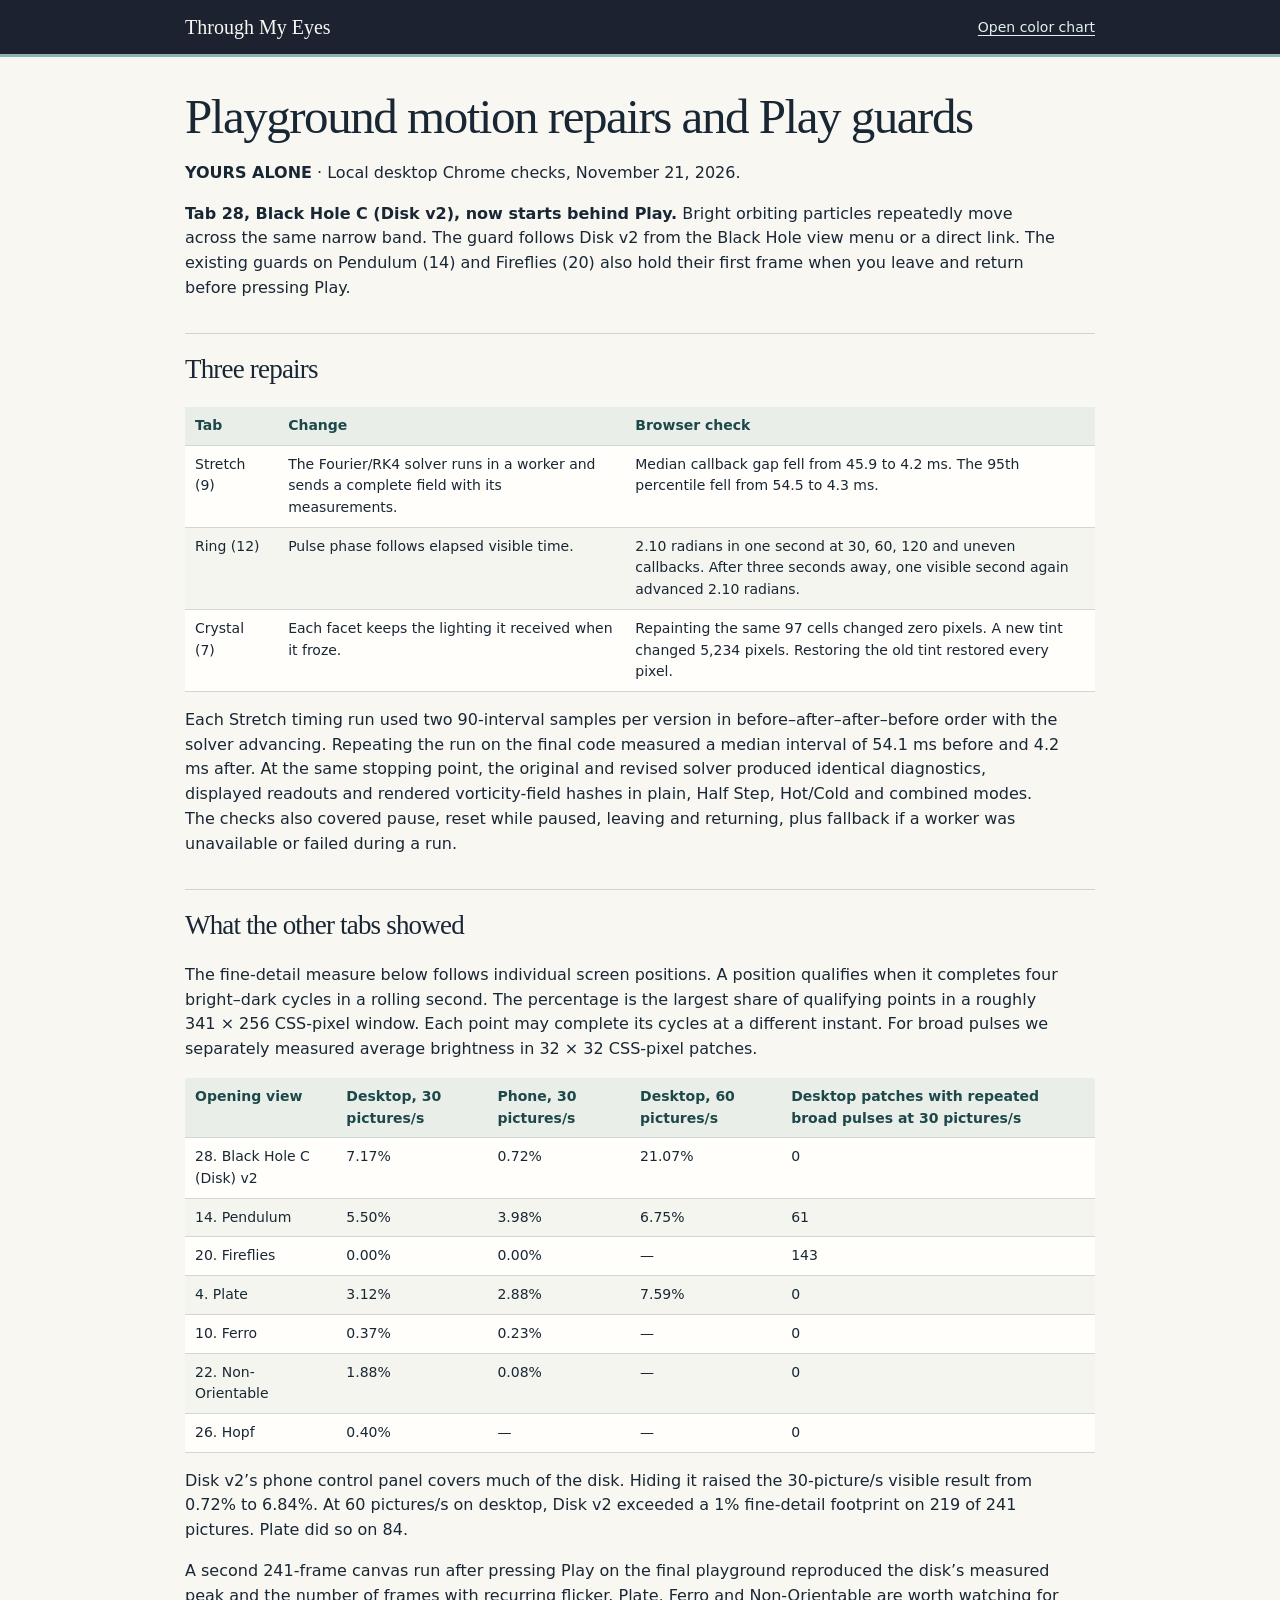
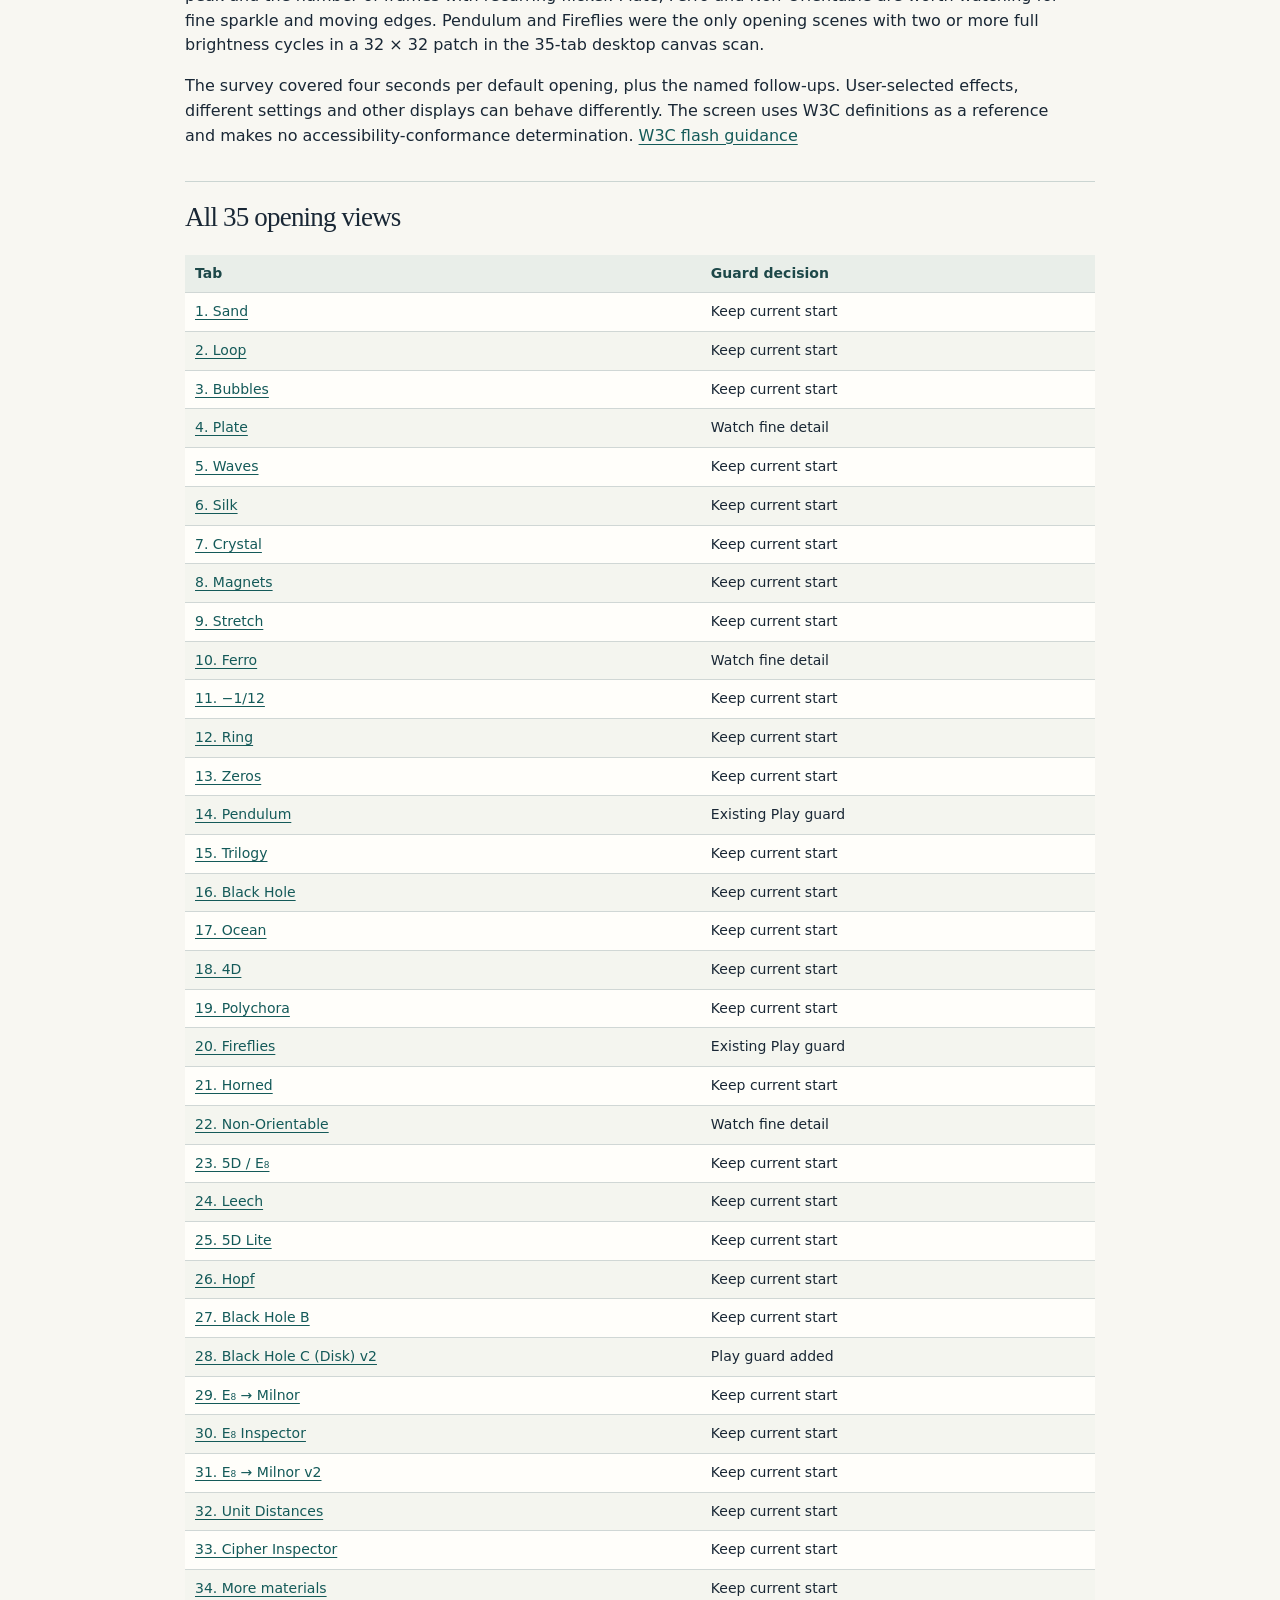
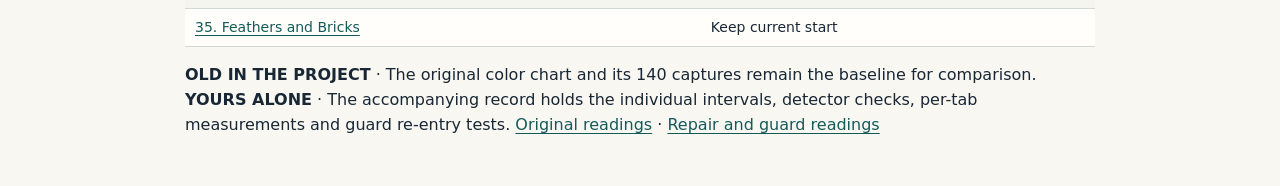
<file: guides/Playground-motion-and-play-guards.html>
<!doctype html><html lang="en"><head><meta charset="utf-8"><meta name="viewport" content="width=device-width,initial-scale=1"><title>Motion repairs and Play guards · Through My Eyes</title>
<style>*{box-sizing:border-box}body{margin:0;background:#f8f7f2;color:#192735;font:16px/1.55 "Segoe UI",system-ui,sans-serif}header{background:#1c2230;color:#f8f7f2;border-bottom:3px solid #8ab5ab}header div,main{max-width:960px;margin:auto;padding:0 25px}header div{min-height:54px;display:flex;align-items:center;justify-content:space-between;font:20px Georgia,serif}header a{font:14px system-ui;color:#e1f1ef}main{padding-top:24px;padding-bottom:32px}h1,h2{font-family:Georgia,serif;font-weight:500;line-height:1.14;letter-spacing:-.03em}h1{font-size:clamp(32px,4vw,49px);margin:8px 0}h2{font-size:27px;margin-top:32px;border-top:1px solid #cbd5d2;padding-top:20px}p{max-width:86ch}a{color:#145a59;text-underline-offset:3px}.scroll{max-width:100%;overflow-x:auto}table{border-collapse:collapse;width:100%;background:#fffefa;font-size:14px}th,td{border-bottom:1px solid #d0d7d5;padding:8px 10px;text-align:left;vertical-align:top}th{background:#e9eee9;color:#1d4849}tbody tr:nth-child(even){background:#f4f5ef}td:first-child{min-width:92px}a:focus-visible{outline:2px solid #135c5d;outline-offset:2px}@media(max-width:520px){header div,main{padding-left:14px;padding-right:14px}table{font-size:13px}th,td{padding:6px}}</style></head>
<body><header><div>Through My Eyes<a href="Playground-colors-and-jitter.html">Open color chart</a></div></header><main><h1>Playground motion repairs and Play guards</h1><p><strong>YOURS ALONE</strong> · Local desktop Chrome checks, November 21, 2026.</p><p><strong>Tab 28, Black Hole C (Disk v2), now starts behind Play.</strong> Bright orbiting particles repeatedly move across the same narrow band. The guard follows Disk v2 from the Black Hole view menu or a direct link. The existing guards on Pendulum (14) and Fireflies (20) also hold their first frame when you leave and return before pressing Play.</p><h2>Three repairs</h2><div class="scroll"><table><thead><tr><th scope="col">Tab</th><th scope="col">Change</th><th scope="col">Browser check</th></tr></thead><tbody><tr><td>Stretch (9)</td><td>The Fourier/RK4 solver runs in a worker and sends a complete field with its measurements.</td><td>Median callback gap fell from 45.9 to 4.2 ms. The 95th percentile fell from 54.5 to 4.3 ms.</td></tr><tr><td>Ring (12)</td><td>Pulse phase follows elapsed visible time.</td><td>2.10 radians in one second at 30, 60, 120 and uneven callbacks. After three seconds away, one visible second again advanced 2.10 radians.</td></tr><tr><td>Crystal (7)</td><td>Each facet keeps the lighting it received when it froze.</td><td>Repainting the same 97 cells changed zero pixels. A new tint changed 5,234 pixels. Restoring the old tint restored every pixel.</td></tr></tbody></table></div><p>Each Stretch timing run used two 90-interval samples per version in before–after–after–before order with the solver advancing. Repeating the run on the final code measured a median interval of 54.1 ms before and 4.2 ms after. At the same stopping point, the original and revised solver produced identical diagnostics, displayed readouts and rendered vorticity-field hashes in plain, Half Step, Hot/Cold and combined modes. The checks also covered pause, reset while paused, leaving and returning, plus fallback if a worker was unavailable or failed during a run.</p><h2>What the other tabs showed</h2><p>The fine-detail measure below follows individual screen positions. A position qualifies when it completes four bright–dark cycles in a rolling second. The percentage is the largest share of qualifying points in a roughly 341 × 256 CSS-pixel window. Each point may complete its cycles at a different instant. For broad pulses we separately measured average brightness in 32 × 32 CSS-pixel patches.</p><div class="scroll"><table><thead><tr><th scope="col">Opening view</th><th scope="col">Desktop, 30 pictures/s</th><th scope="col">Phone, 30 pictures/s</th><th scope="col">Desktop, 60 pictures/s</th><th scope="col">Desktop patches with repeated broad pulses at 30 pictures/s</th></tr></thead><tbody><tr><td>28. Black Hole C (Disk) v2</td><td>7.17%</td><td>0.72%</td><td>21.07%</td><td>0</td></tr><tr><td>14. Pendulum</td><td>5.50%</td><td>3.98%</td><td>6.75%</td><td>61</td></tr><tr><td>20. Fireflies</td><td>0.00%</td><td>0.00%</td><td>—</td><td>143</td></tr><tr><td>4. Plate</td><td>3.12%</td><td>2.88%</td><td>7.59%</td><td>0</td></tr><tr><td>10. Ferro</td><td>0.37%</td><td>0.23%</td><td>—</td><td>0</td></tr><tr><td>22. Non-Orientable</td><td>1.88%</td><td>0.08%</td><td>—</td><td>0</td></tr><tr><td>26. Hopf</td><td>0.40%</td><td>—</td><td>—</td><td>0</td></tr></tbody></table></div><p>Disk v2’s phone control panel covers much of the disk. Hiding it raised the 30-picture/s visible result from 0.72% to 6.84%. At 60 pictures/s on desktop, Disk v2 exceeded a 1% fine-detail footprint on 219 of 241 pictures. Plate did so on 84.</p><p>A second 241-frame canvas run after pressing Play on the final playground reproduced the disk’s measured peak and the number of frames with recurring flicker. Plate, Ferro and Non-Orientable are worth watching for fine sparkle and moving edges. Pendulum and Fireflies were the only opening scenes with two or more full brightness cycles in a 32 × 32 patch in the 35-tab desktop canvas scan.</p><p>The survey covered four seconds per default opening, plus the named follow-ups. User-selected effects, different settings and other displays can behave differently. The screen uses W3C definitions as a reference and makes no accessibility-conformance determination. <a href="https://www.w3.org/WAI/WCAG22/Understanding/three-flashes-or-below-threshold.html">W3C flash guidance</a></p><h2>All 35 opening views</h2><div class="scroll"><table><thead><tr><th scope="col">Tab</th><th scope="col">Guard decision</th></tr></thead><tbody><tr><td><a href="Playground-colors-and-jitter.html#sand">1. Sand</a></td><td>Keep current start</td></tr><tr><td><a href="Playground-colors-and-jitter.html#loop">2. Loop</a></td><td>Keep current start</td></tr><tr><td><a href="Playground-colors-and-jitter.html#bubbles">3. Bubbles</a></td><td>Keep current start</td></tr><tr><td><a href="Playground-colors-and-jitter.html#plate">4. Plate</a></td><td>Watch fine detail</td></tr><tr><td><a href="Playground-colors-and-jitter.html#waves">5. Waves</a></td><td>Keep current start</td></tr><tr><td><a href="Playground-colors-and-jitter.html#silk">6. Silk</a></td><td>Keep current start</td></tr><tr><td><a href="Playground-colors-and-jitter.html#crystal">7. Crystal</a></td><td>Keep current start</td></tr><tr><td><a href="Playground-colors-and-jitter.html#magnets">8. Magnets</a></td><td>Keep current start</td></tr><tr><td><a href="Playground-colors-and-jitter.html#stretch">9. Stretch</a></td><td>Keep current start</td></tr><tr><td><a href="Playground-colors-and-jitter.html#ferro">10. Ferro</a></td><td>Watch fine detail</td></tr><tr><td><a href="Playground-colors-and-jitter.html#sum">11. −1/12</a></td><td>Keep current start</td></tr><tr><td><a href="Playground-colors-and-jitter.html#ringsum">12. Ring</a></td><td>Keep current start</td></tr><tr><td><a href="Playground-colors-and-jitter.html#zeros">13. Zeros</a></td><td>Keep current start</td></tr><tr><td><a href="Playground-colors-and-jitter.html#pendulum">14. Pendulum</a></td><td>Existing Play guard</td></tr><tr><td><a href="Playground-colors-and-jitter.html#trilogy">15. Trilogy</a></td><td>Keep current start</td></tr><tr><td><a href="Playground-colors-and-jitter.html#blackhole">16. Black Hole</a></td><td>Keep current start</td></tr><tr><td><a href="Playground-colors-and-jitter.html#ocean">17. Ocean</a></td><td>Keep current start</td></tr><tr><td><a href="Playground-colors-and-jitter.html#fourd">18. 4D</a></td><td>Keep current start</td></tr><tr><td><a href="Playground-colors-and-jitter.html#polychora">19. Polychora</a></td><td>Keep current start</td></tr><tr><td><a href="Playground-colors-and-jitter.html#fireflies">20. Fireflies</a></td><td>Existing Play guard</td></tr><tr><td><a href="Playground-colors-and-jitter.html#horned">21. Horned</a></td><td>Keep current start</td></tr><tr><td><a href="Playground-colors-and-jitter.html#nonorient">22. Non-Orientable</a></td><td>Watch fine detail</td></tr><tr><td><a href="Playground-colors-and-jitter.html#penteract">23. 5D / E₈</a></td><td>Keep current start</td></tr><tr><td><a href="Playground-colors-and-jitter.html#leech">24. Leech</a></td><td>Keep current start</td></tr><tr><td><a href="Playground-colors-and-jitter.html#pentlite">25. 5D Lite</a></td><td>Keep current start</td></tr><tr><td><a href="Playground-colors-and-jitter.html#hopf">26. Hopf</a></td><td>Keep current start</td></tr><tr><td><a href="Playground-colors-and-jitter.html#bh2">27. Black Hole B</a></td><td>Keep current start</td></tr><tr><td><a href="Playground-colors-and-jitter.html#bh3">28. Black Hole C (Disk) v2</a></td><td>Play guard added</td></tr><tr><td><a href="Playground-colors-and-jitter.html#e8studio">29. E₈ → Milnor</a></td><td>Keep current start</td></tr><tr><td><a href="Playground-colors-and-jitter.html#e8insp">30. E₈ Inspector</a></td><td>Keep current start</td></tr><tr><td><a href="Playground-colors-and-jitter.html#e8studio2">31. E₈ → Milnor v2</a></td><td>Keep current start</td></tr><tr><td><a href="Playground-colors-and-jitter.html#unit-distances">32. Unit Distances</a></td><td>Keep current start</td></tr><tr><td><a href="Playground-colors-and-jitter.html#cipher">33. Cipher Inspector</a></td><td>Keep current start</td></tr><tr><td><a href="Playground-colors-and-jitter.html#more-materials">34. More materials</a></td><td>Keep current start</td></tr><tr><td><a href="Playground-colors-and-jitter.html#feathers-bricks">35. Feathers and Bricks</a></td><td>Keep current start</td></tr></tbody></table></div><p><strong>OLD IN THE PROJECT</strong> · The original color chart and its 140 captures remain the baseline for comparison. <strong>YOURS ALONE</strong> · The accompanying record holds the individual intervals, detector checks, per-tab measurements and guard re-entry tests. <a href="Playground-color-and-jitter-readings.json">Original readings</a> · <a href="Playground-motion-repair-checks.json">Repair and guard readings</a></p></main></body></html>
</file>
